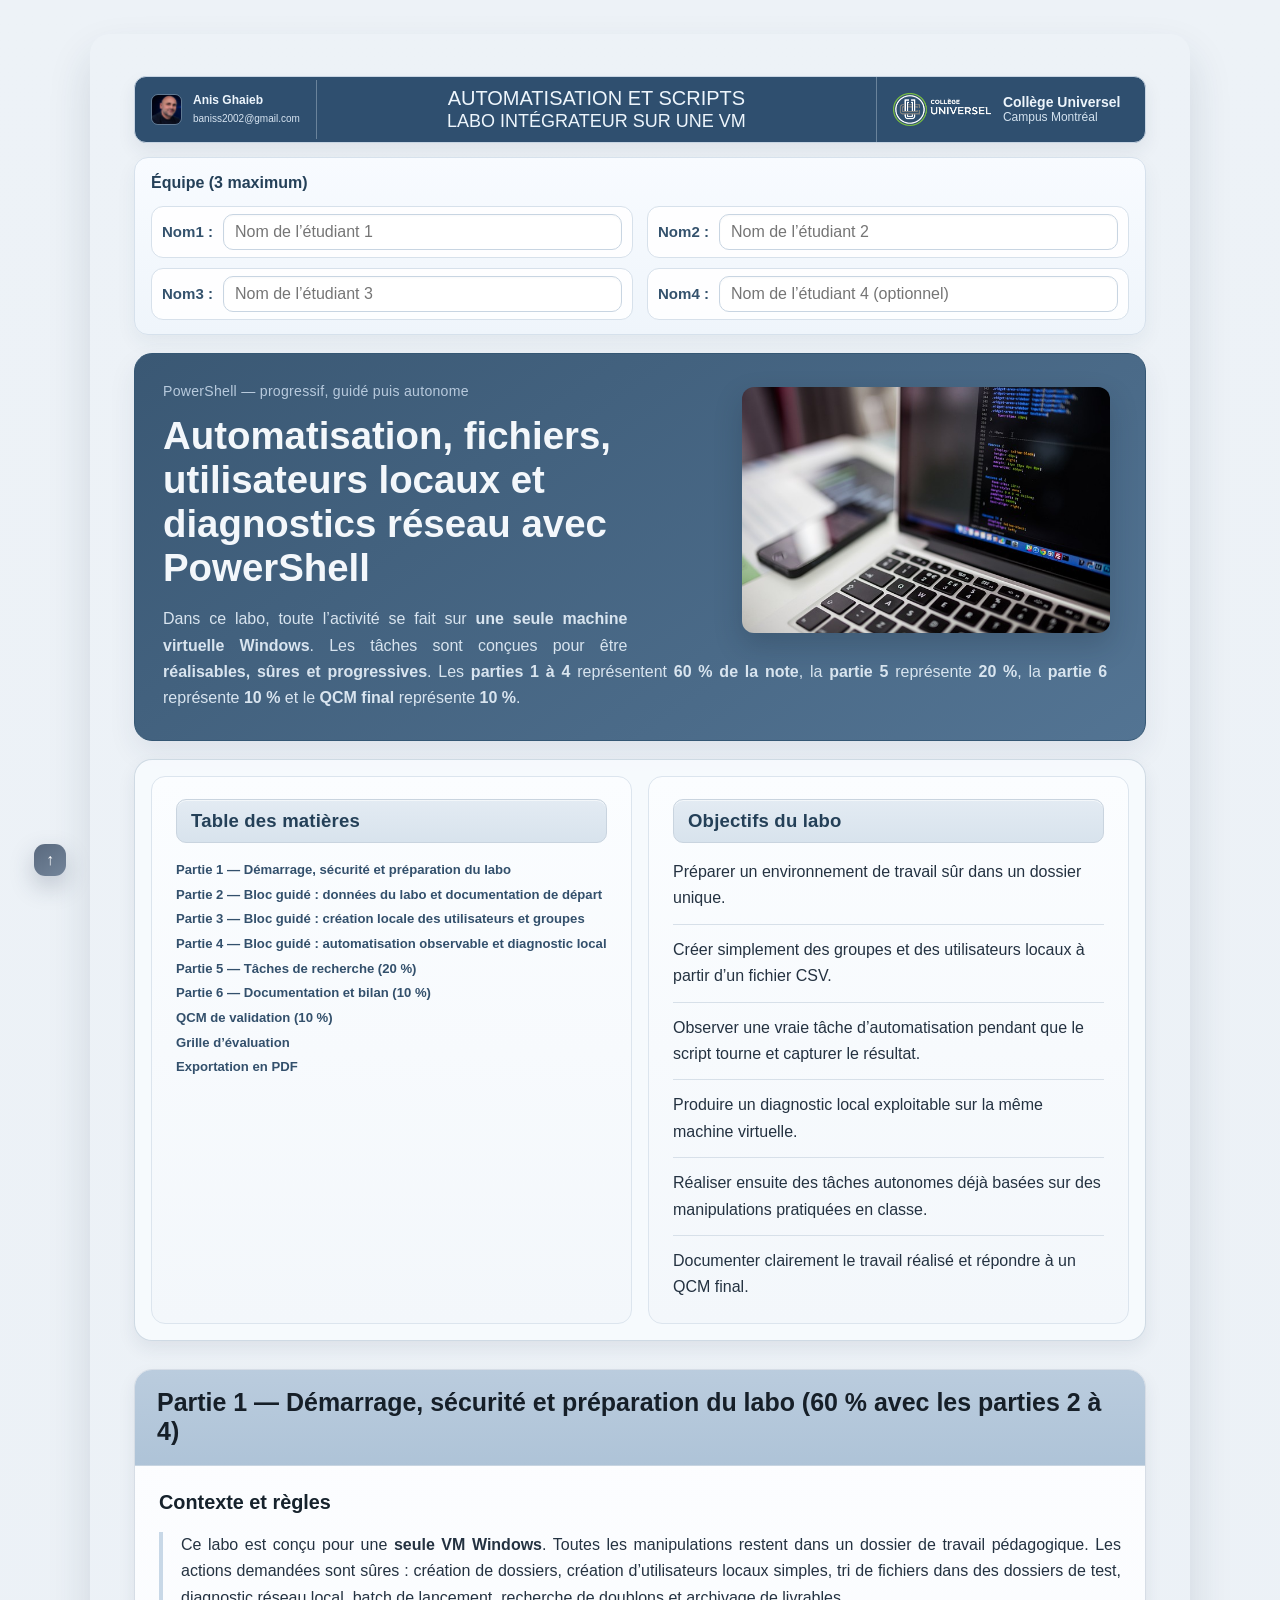
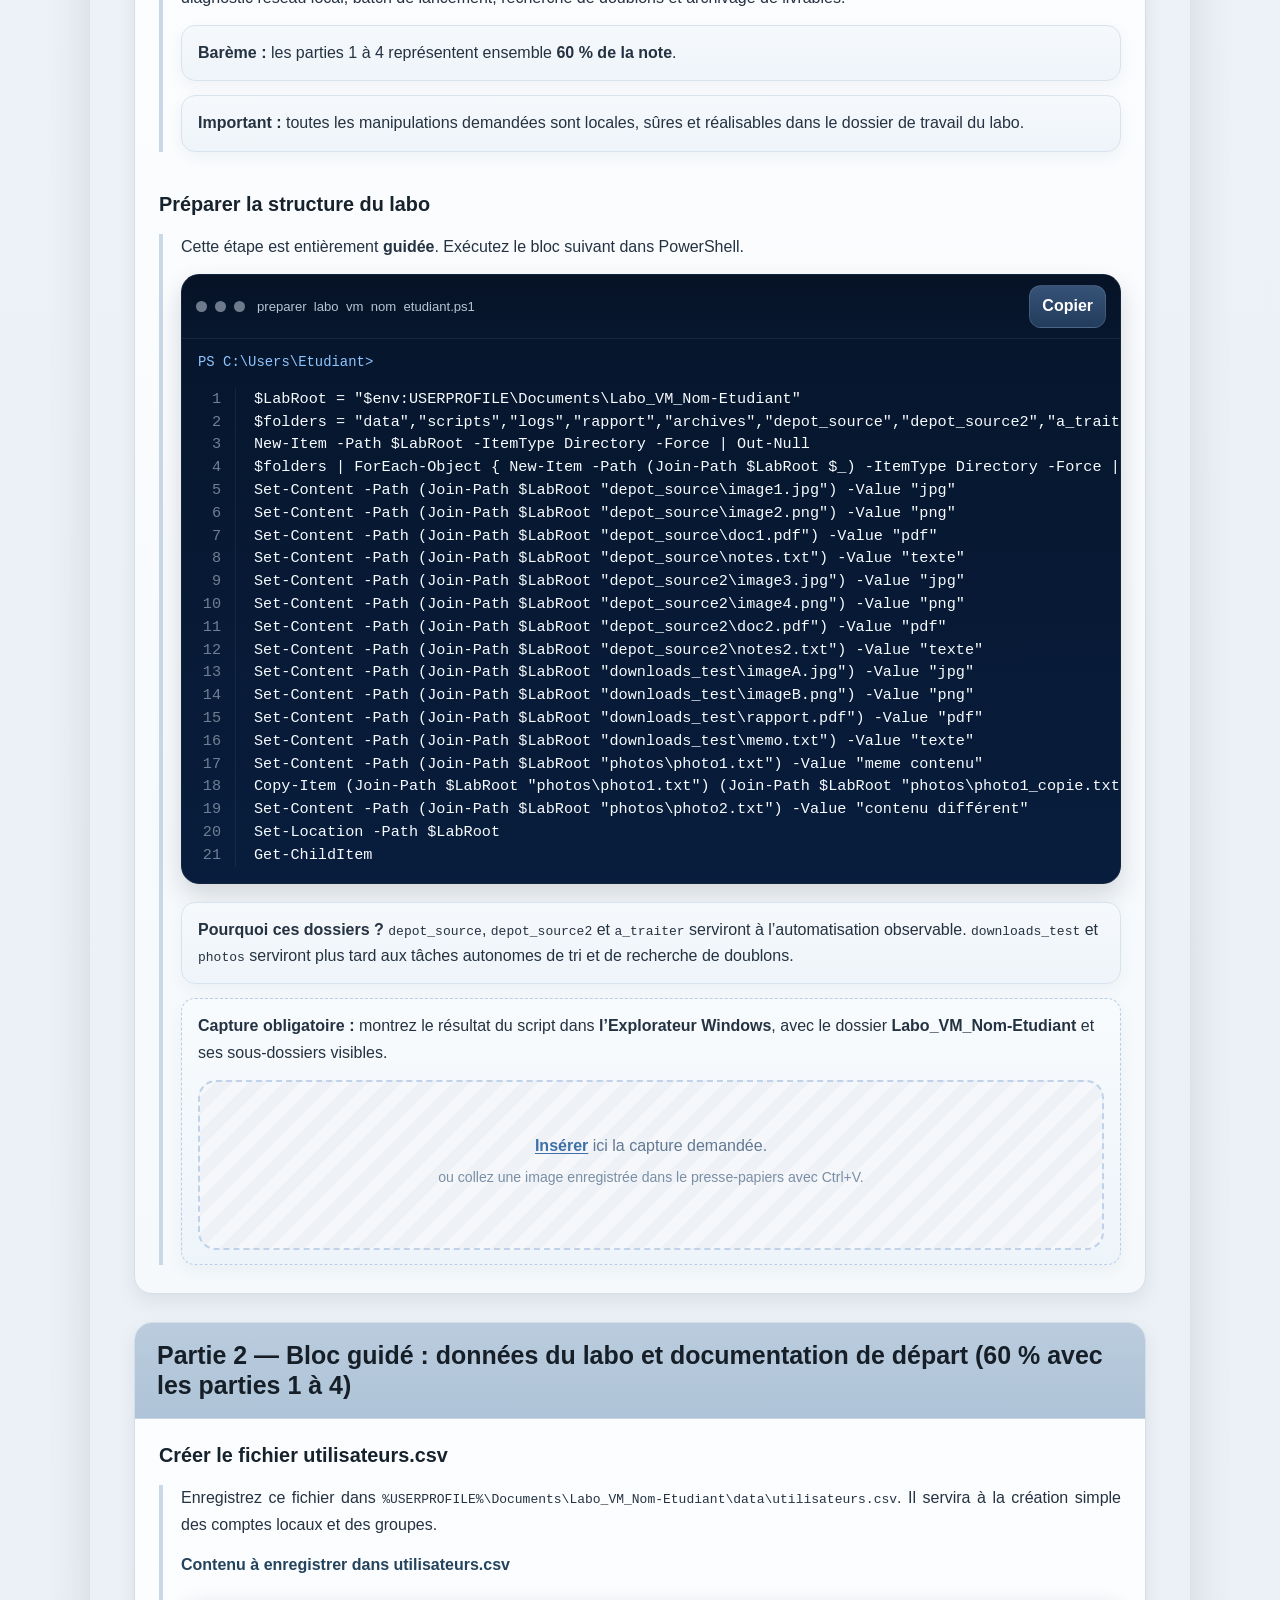
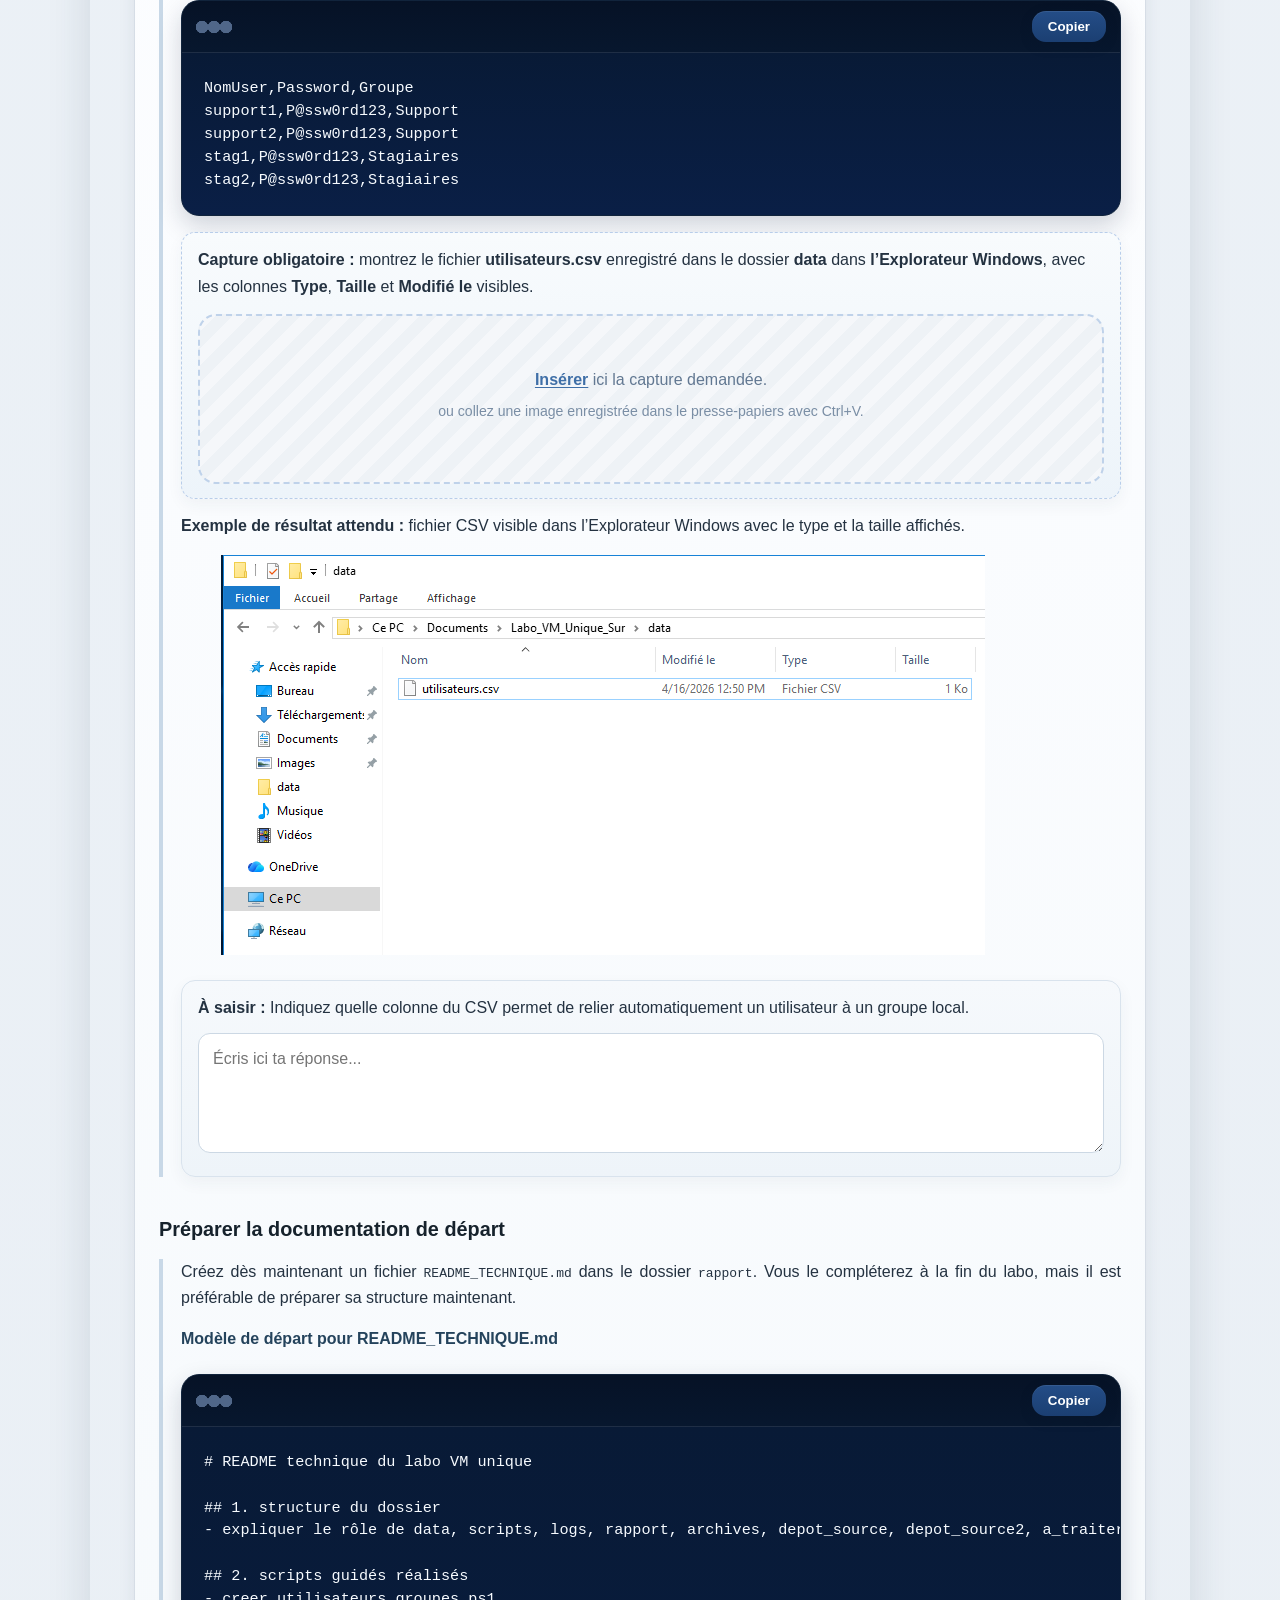
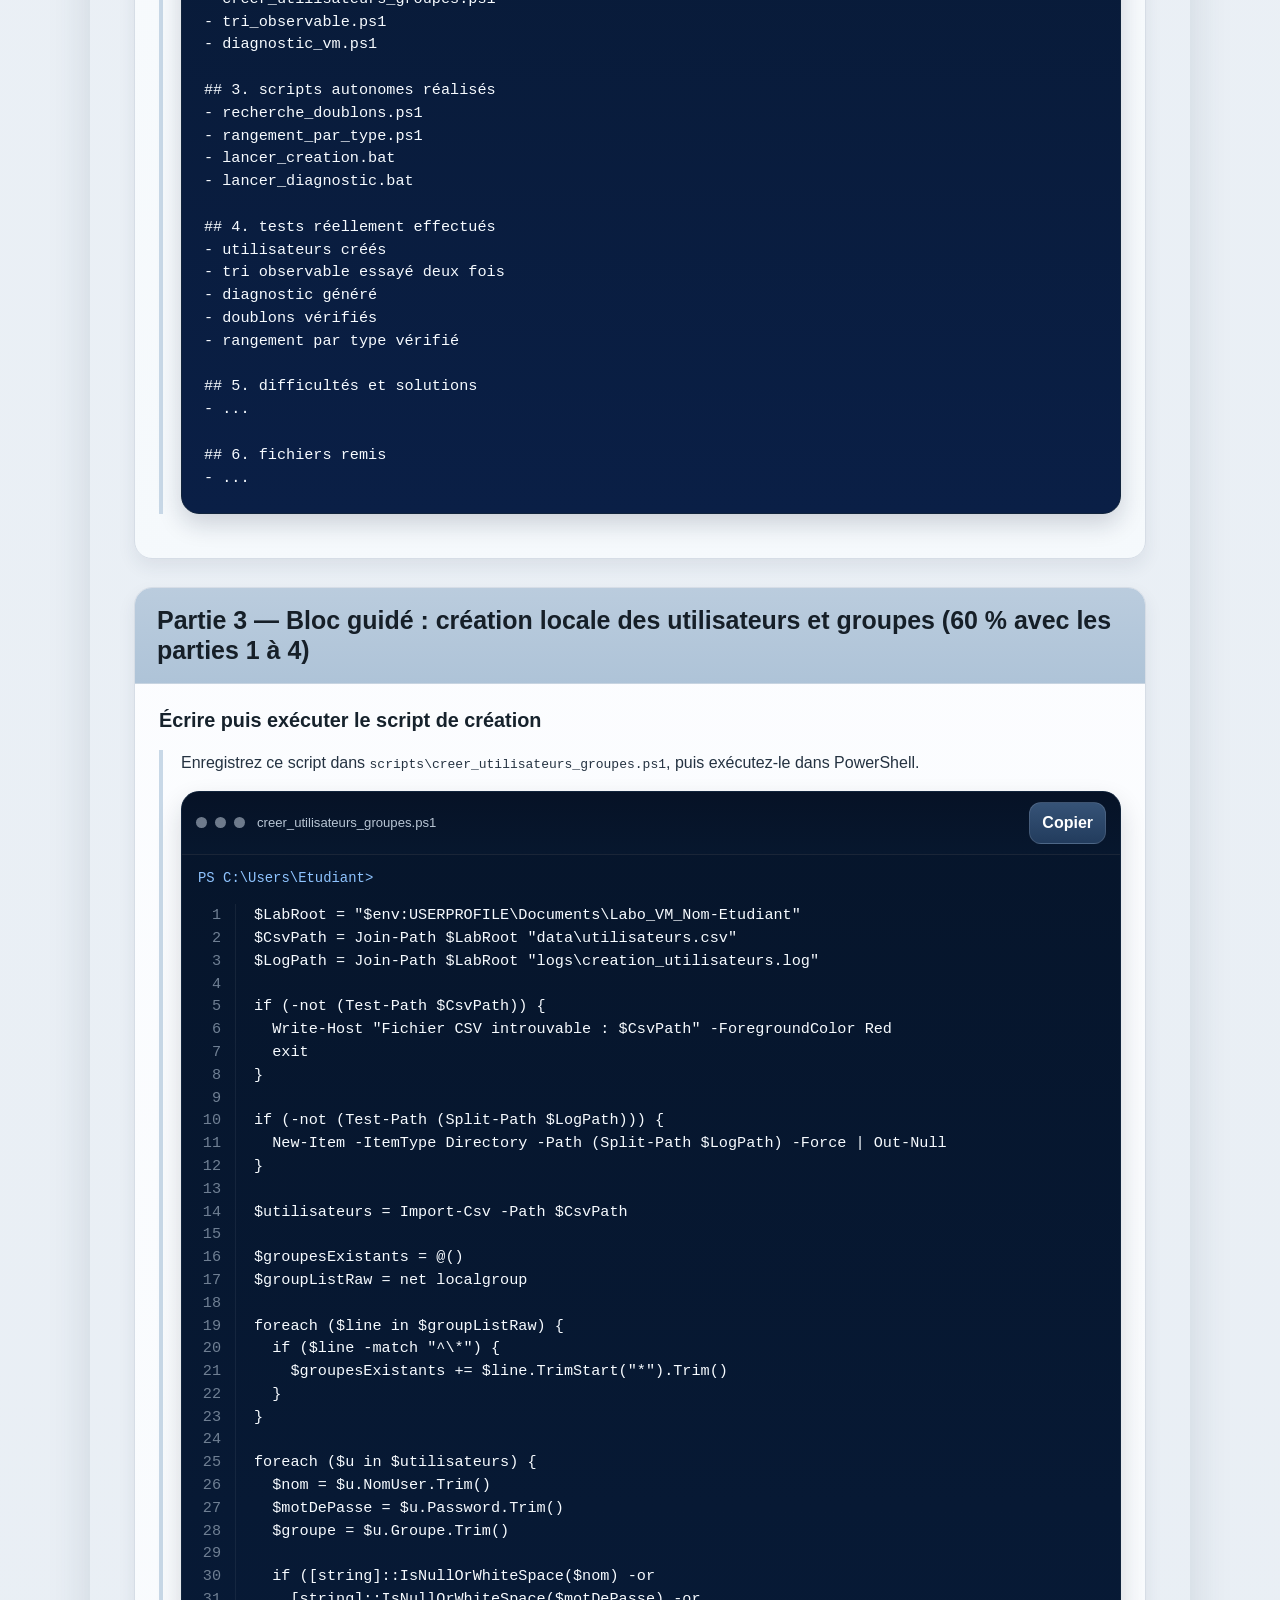
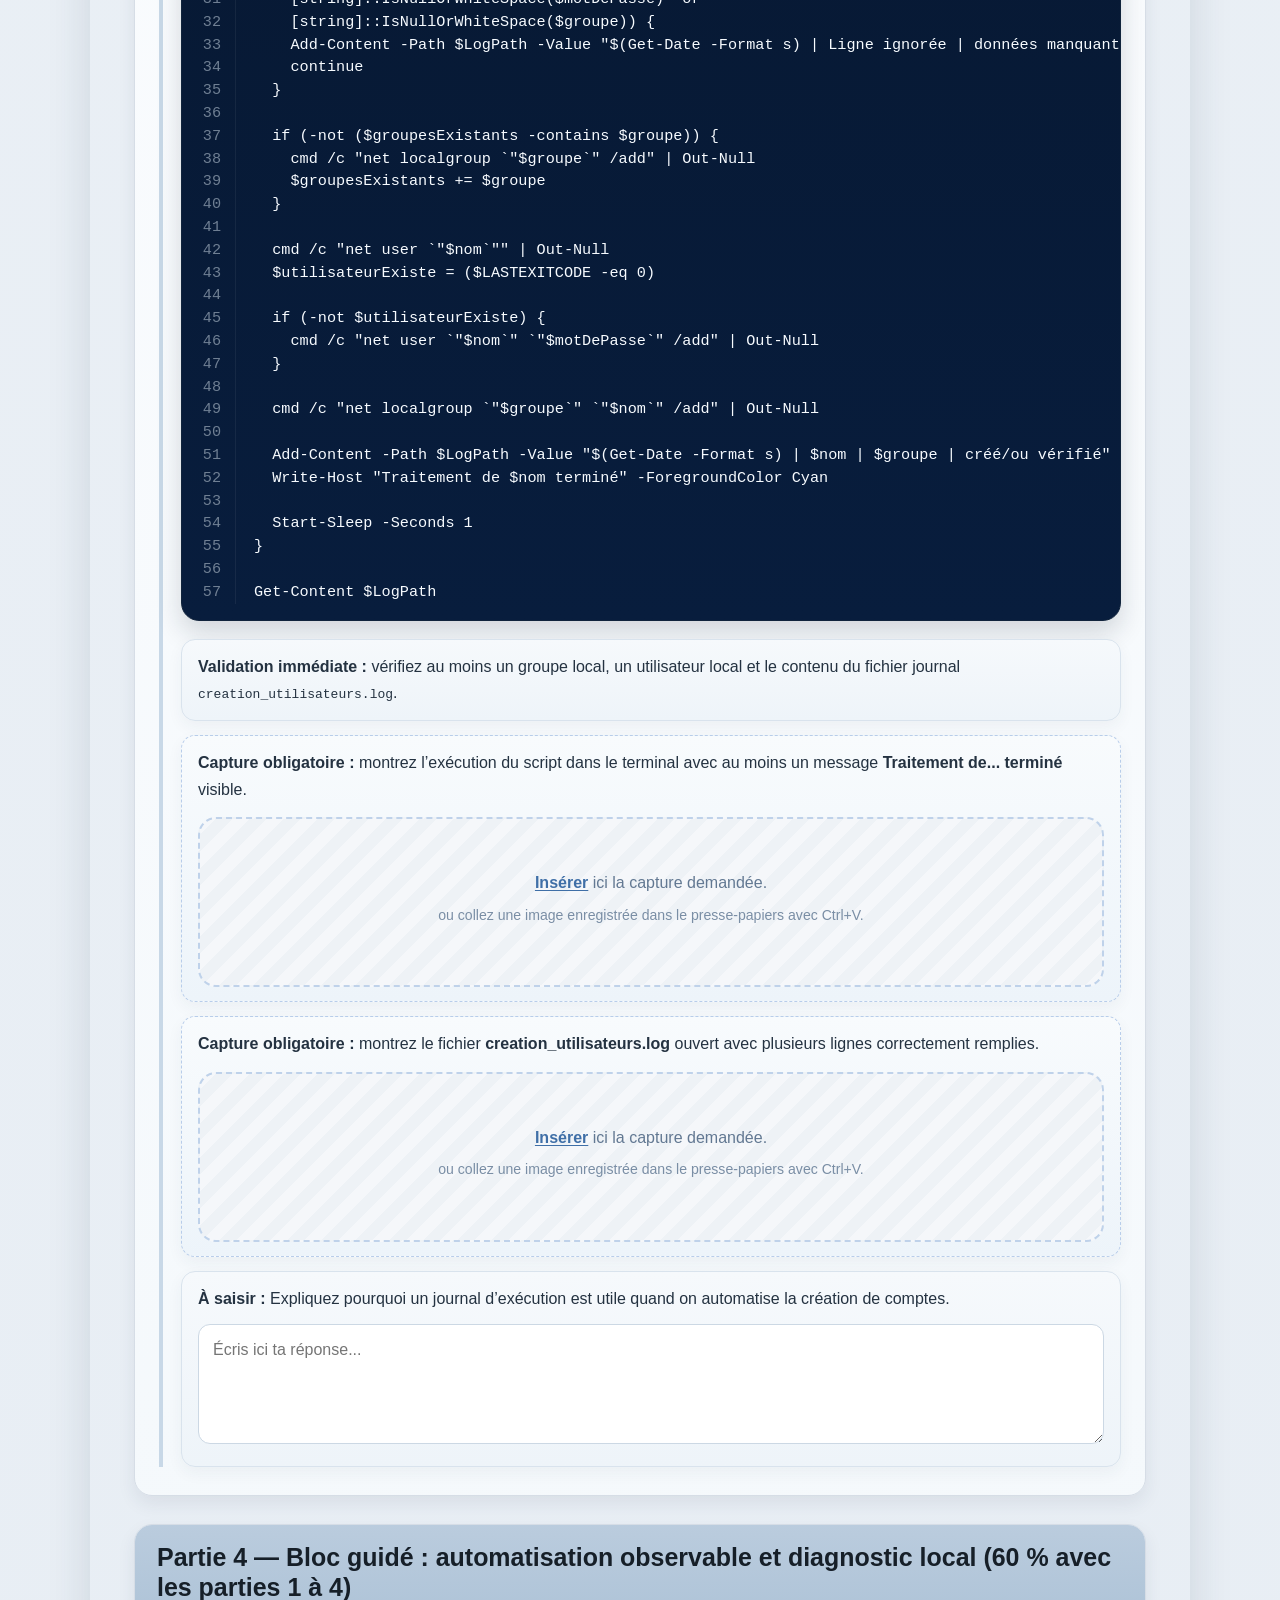
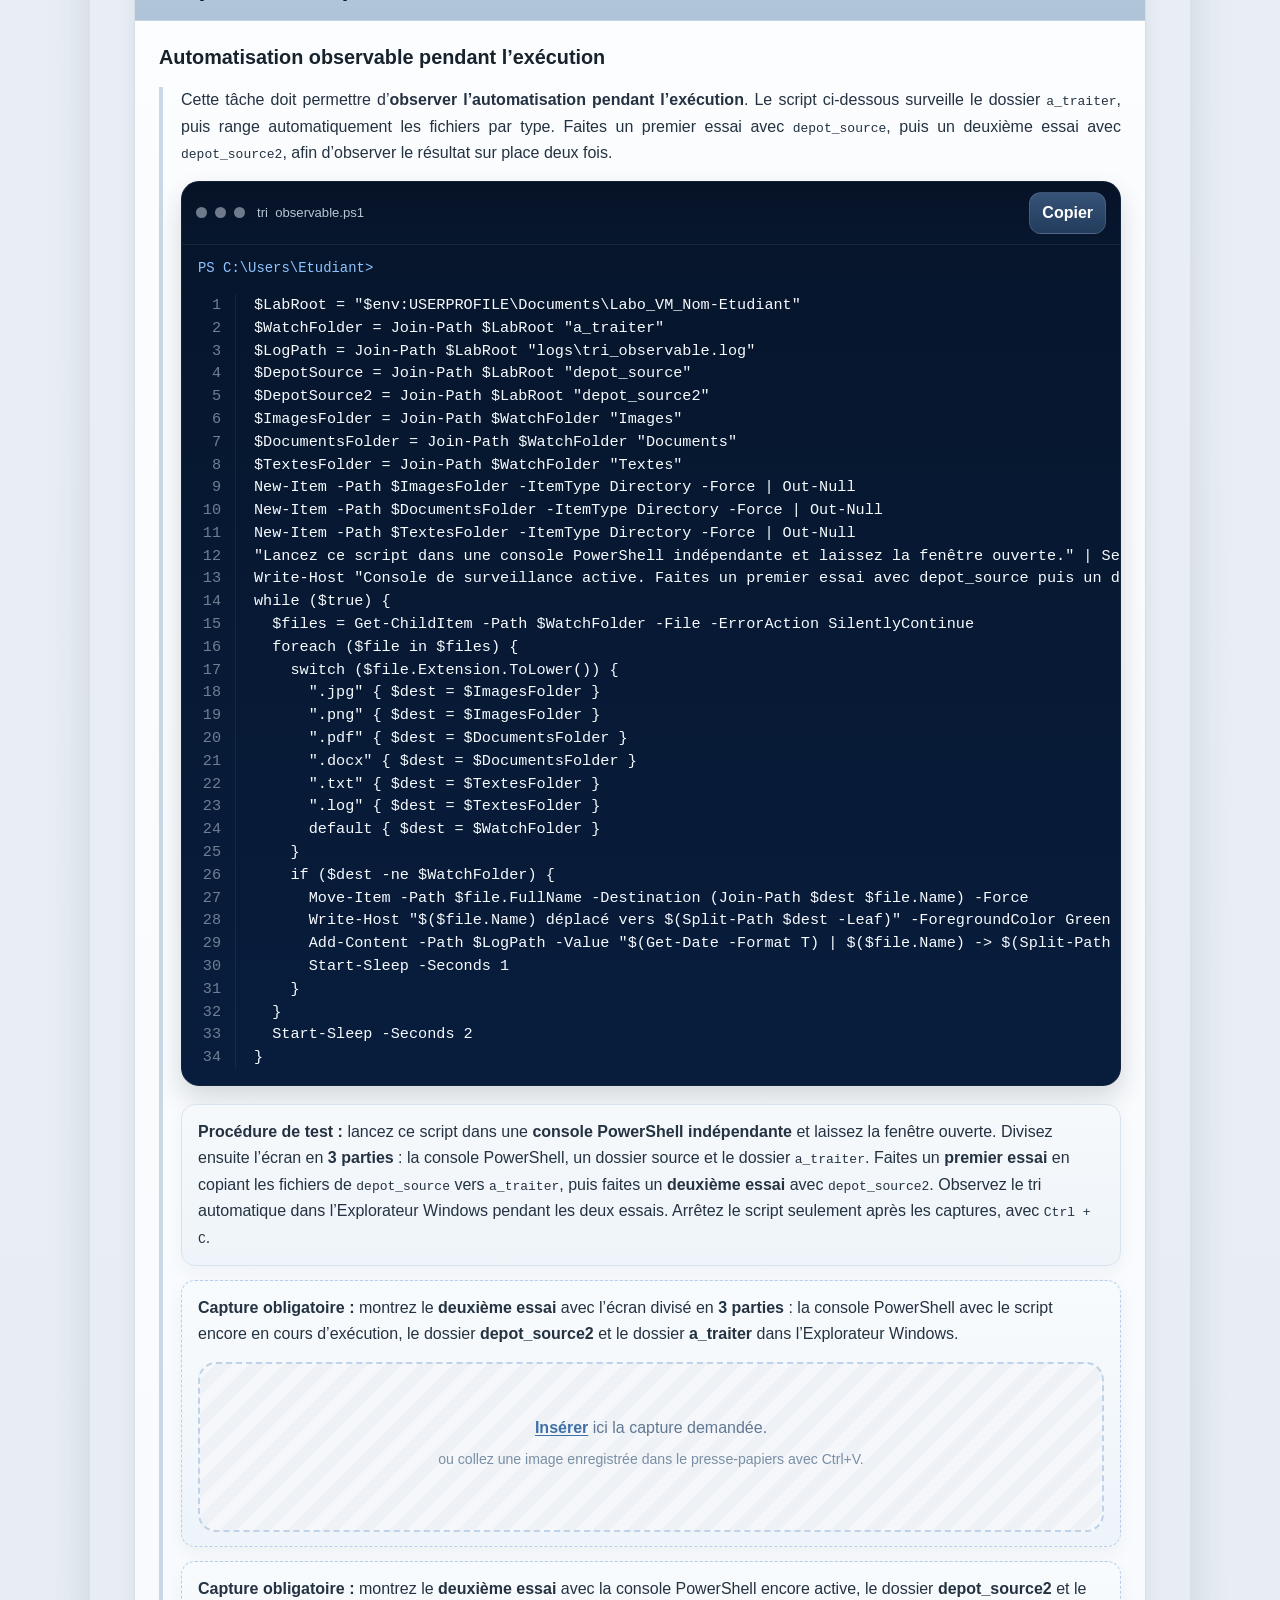
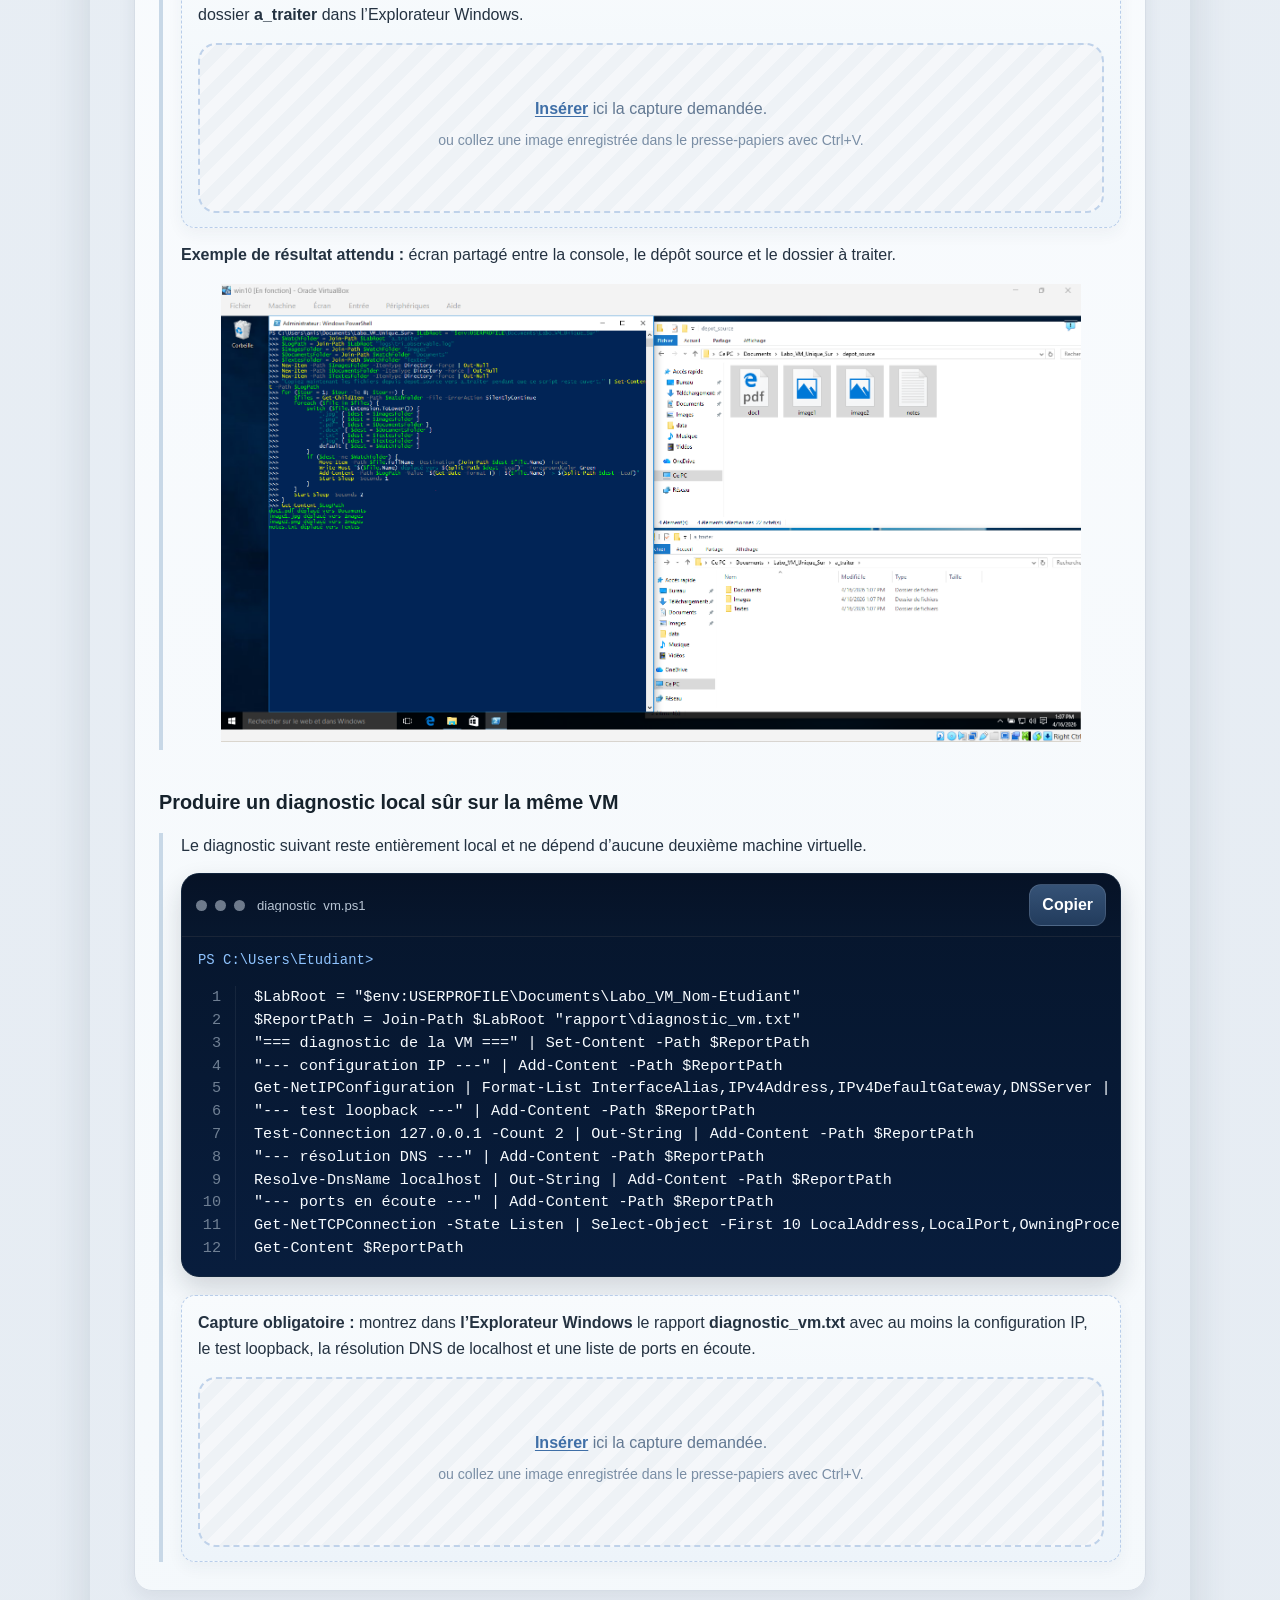
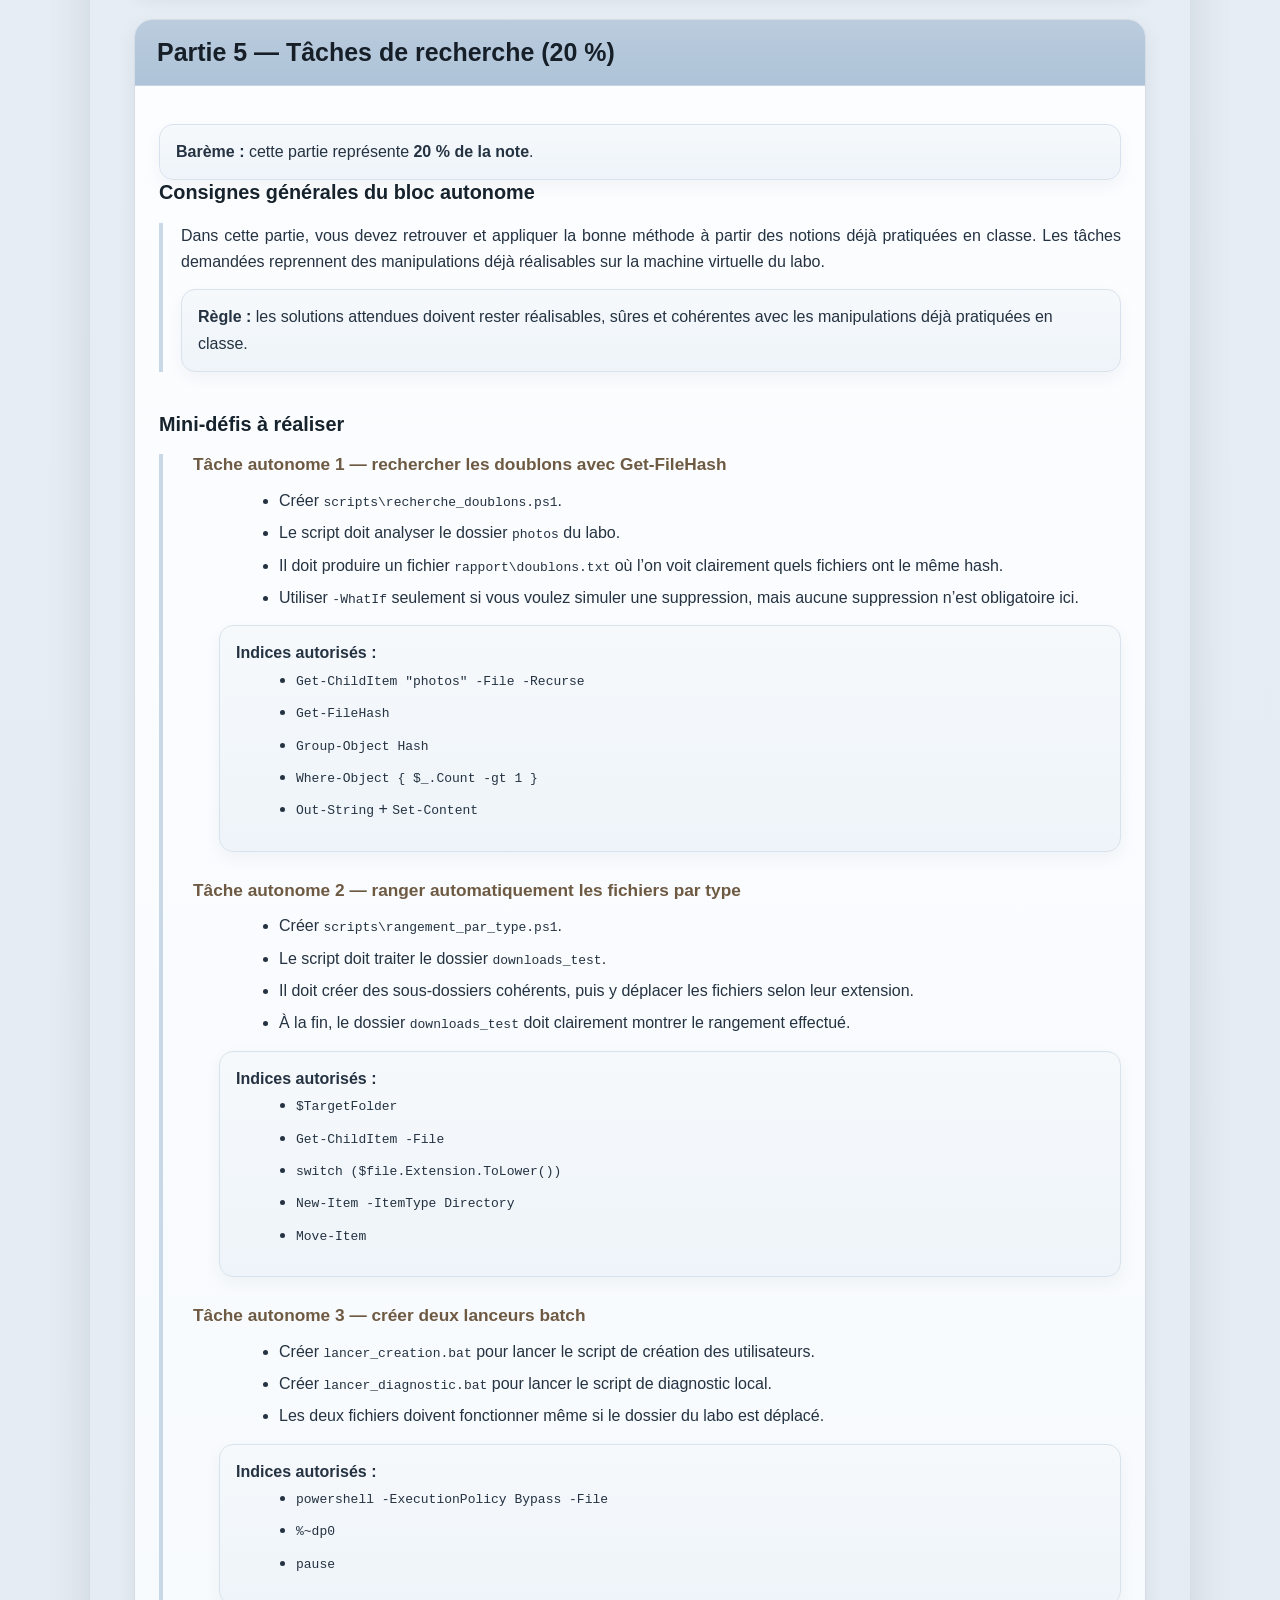
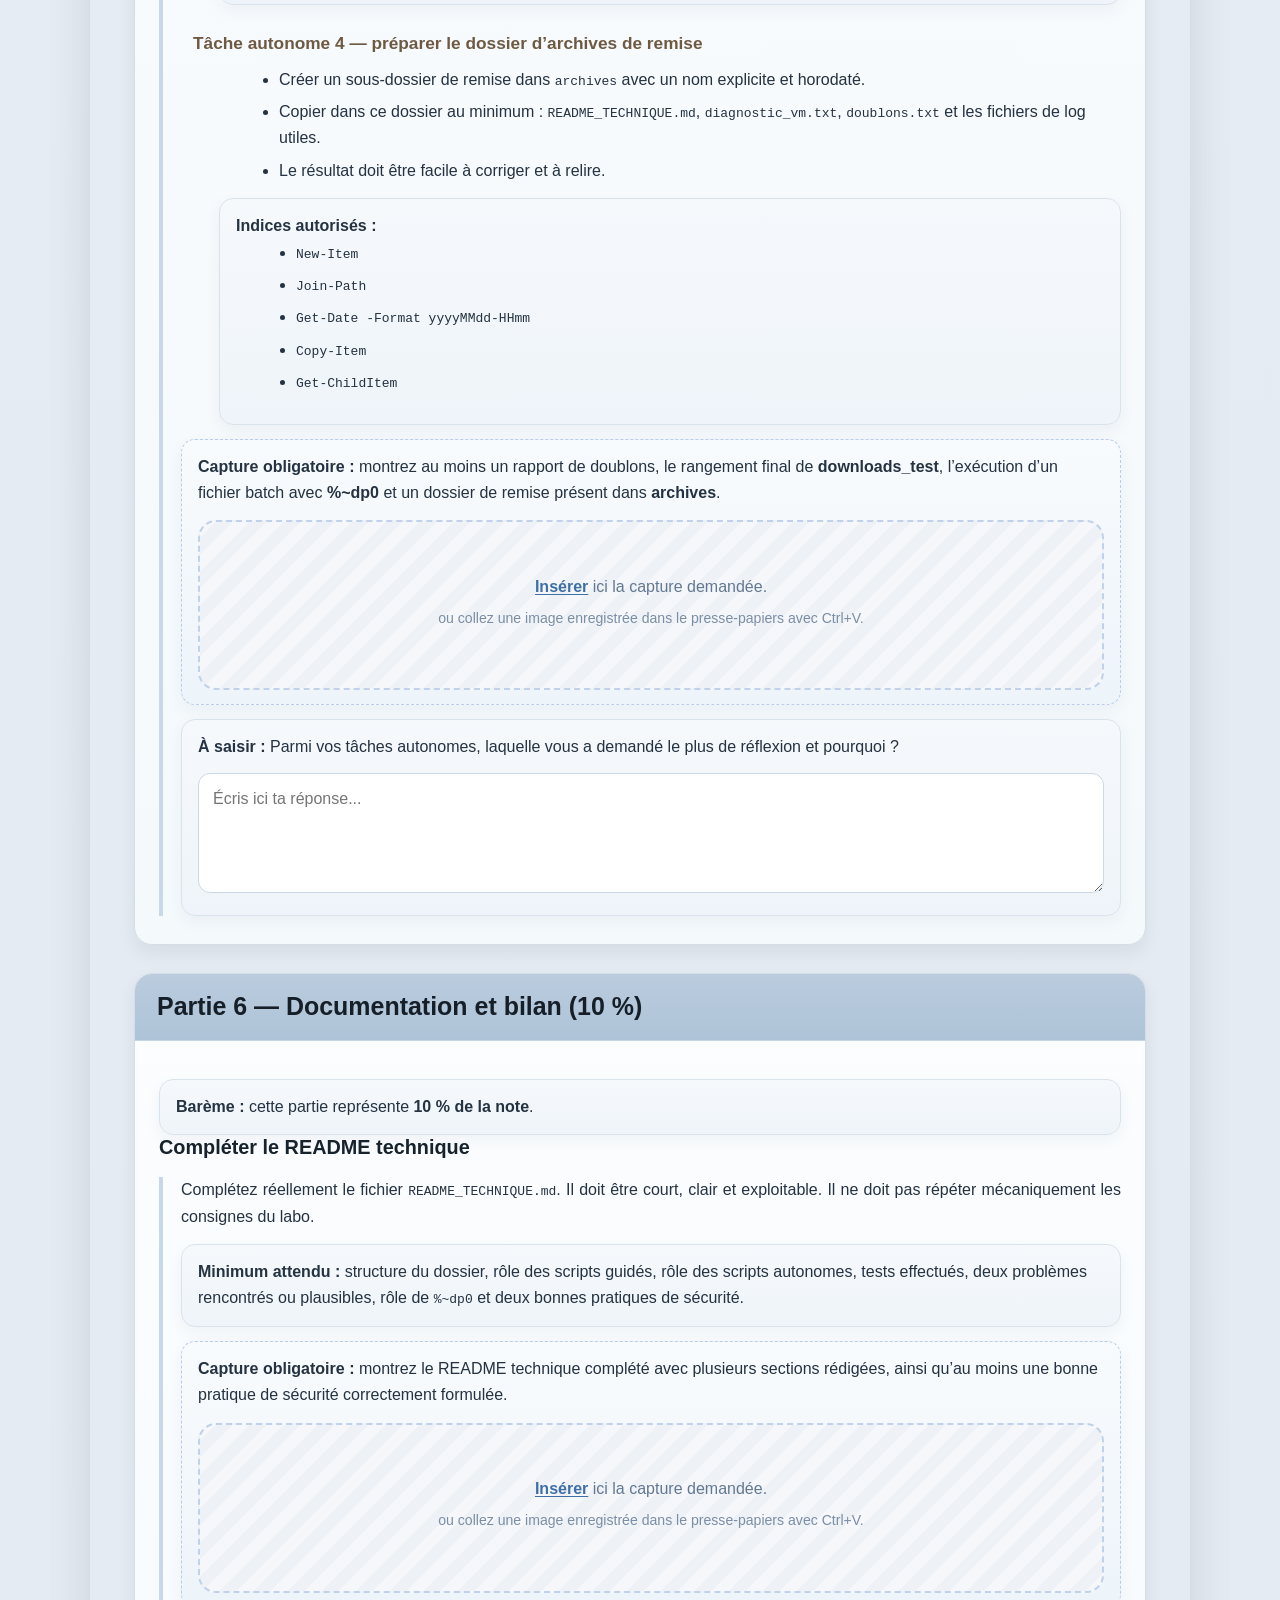
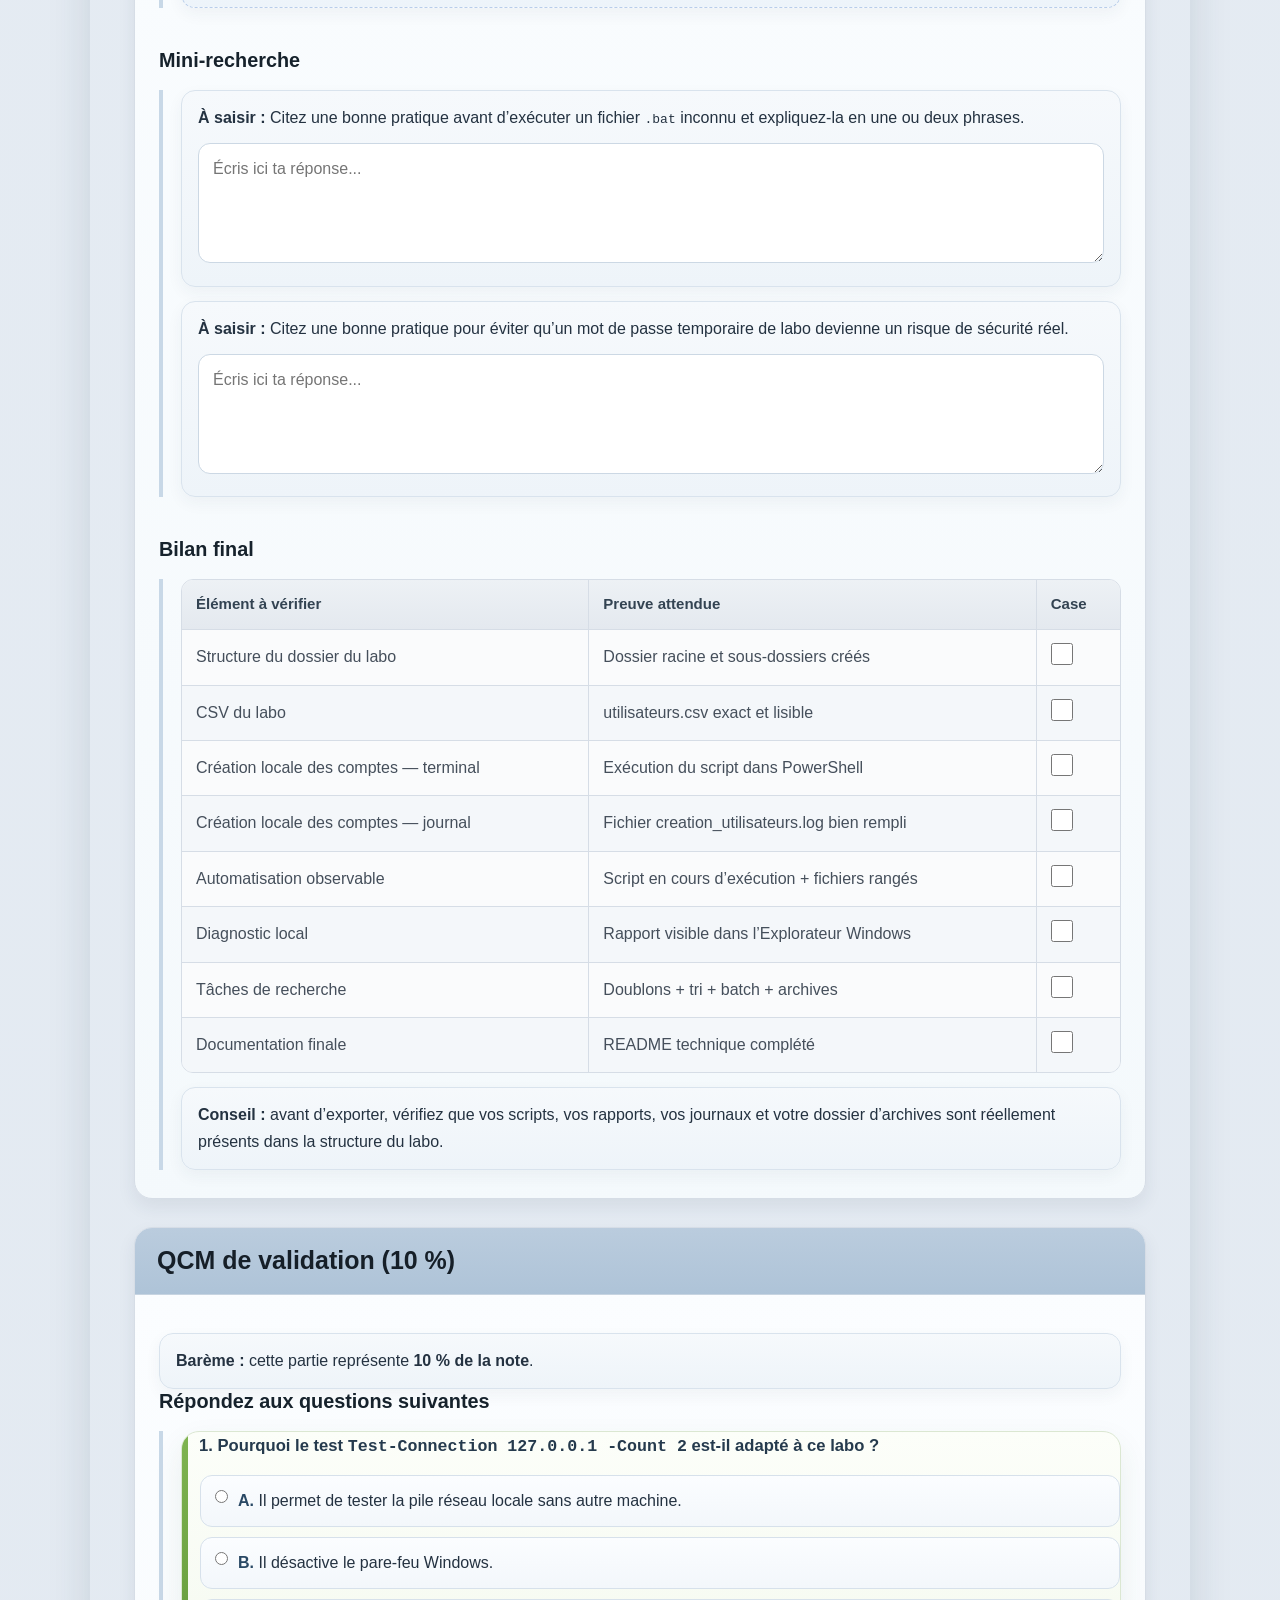
<file: index.html>
<!DOCTYPE html>

<html lang="fr">
<head>
<meta charset="utf-8"/>
<meta content="width=device-width, initial-scale=1.0" name="viewport"/>
<title>Labo intégrateur PowerShell sur une seule machine virtuelle — version étudiante</title>
<link href="assets/style.css" rel="stylesheet"/>
<link href="assets/style_print.css" media="print" rel="stylesheet"/>
<link href="assets/unified_style.css" rel="stylesheet"/>
<script defer="" src="assets/script.js"></script>
<script defer="" src="assets/unified_script.js"></script>
</head>
<body id="top">
<a aria-label="Retour en haut" class="back-to-top" href="#top">↑</a>
<main class="document">
<header class="document-header">
<section aria-label="En-tête du cours" class="course-banner">
<div class="banner-left">
<div class="banner-photo-wrap"><img alt="Anis Ghaieb" class="banner-photo" src="img/anis.png"/></div>
<div class="banner-left-info"><p class="banner-name">Anis Ghaieb</p><p class="banner-email">baniss2002@gmail.com</p></div>
</div>
<div class="banner-center">
<p class="banner-course"><span class="banner-course-line">AUTOMATISATION ET SCRIPTS</span><span class="banner-course-line">LABO INTÉGRATEUR SUR UNE VM</span></p>
</div>
<div class="banner-right">
<img alt="Collège Universel" class="banner-logo" src="img/college.png"/>
<p class="banner-college"><span class="banner-college-main">Collège Universel</span><span class="banner-college-sub">Campus Montréal</span></p>
</div>
</section>
<section aria-label="Équipe" class="team-panel">
<div class="team-panel-head"><h2 class="team-panel-title">Équipe (3 maximum)</h2></div>
<div class="team-grid">
<label class="team-field" for="teamMember1"><span class="team-label">Nom1 :</span><input autocomplete="off" class="team-member-input" id="teamMember1" placeholder="Nom de l’étudiant 1" type="text"/></label>
<label class="team-field" for="teamMember2"><span class="team-label">Nom2 :</span><input autocomplete="off" class="team-member-input" id="teamMember2" placeholder="Nom de l’étudiant 2" type="text"/></label>
<label class="team-field" for="teamMember3"><span class="team-label">Nom3 :</span><input autocomplete="off" class="team-member-input" id="teamMember3" placeholder="Nom de l’étudiant 3" type="text"/></label>
<label class="team-field" for="teamMember4"><span class="team-label">Nom4 :</span><input autocomplete="off" class="team-member-input" id="teamMember4" placeholder="Nom de l’étudiant 4 (optionnel)" type="text"/></label></div>
</section>
<div aria-hidden="true" class="team-print-card" id="teamPrint"></div>
<div class="document-hero">
<figure class="content-figure hero-figure"><img alt="Illustration du chapitre" class="content-image hero-image" src="img/chap.png"/></figure>
<p class="document-kicker">PowerShell — progressif, guidé puis autonome</p>
<h1 class="document-title">Automatisation, fichiers, utilisateurs locaux et diagnostics réseau avec PowerShell</h1>
<p class="document-intro">Dans ce labo, toute l’activité se fait sur <strong>une seule machine virtuelle Windows</strong>. Les tâches sont conçues pour être <strong>réalisables, sûres et progressives</strong>. Les <strong>parties 1 à 4</strong> représentent <strong>60 % de la note</strong>, la <strong>partie 5</strong> représente <strong>20 %</strong>, la <strong>partie 6</strong> représente <strong>10 %</strong> et le <strong>QCM final</strong> représente <strong>10 %</strong>.</p>
</div>
<section aria-label="Vue d’ensemble du labo" class="document-overview">
<div class="overview-panel">
<h2 class="overview-title">Table des matières</h2>
<nav aria-label="Table des matières du labo" class="toc-nav">
<ul class="toc-list">
<li class="toc-item toc-level-1"><a class="toc-link" href="#partie-1">Partie 1 — Démarrage, sécurité et préparation du labo</a></li>
<li class="toc-item toc-level-1"><a class="toc-link" href="#partie-2">Partie 2 — Bloc guidé : données du labo et documentation de départ</a></li>
<li class="toc-item toc-level-1"><a class="toc-link" href="#partie-3">Partie 3 — Bloc guidé : création locale des utilisateurs et groupes</a></li>
<li class="toc-item toc-level-1"><a class="toc-link" href="#partie-4">Partie 4 — Bloc guidé : automatisation observable et diagnostic local</a></li>
<li class="toc-item toc-level-1"><a class="toc-link" href="#partie-5">Partie 5 — Tâches de recherche (20 %)</a></li>
<li class="toc-item toc-level-1"><a class="toc-link" href="#partie-6">Partie 6 — Documentation et bilan (10 %)</a></li>
<li class="toc-item toc-level-1"><a class="toc-link" href="#partie-qcm">QCM de validation (10 %)</a></li>
<li class="toc-item toc-level-1"><a class="toc-link" href="#grille-evaluation">Grille d’évaluation</a></li><li class="toc-item toc-level-1 toc-item-export"><a class="toc-link" href="#export">Exportation en PDF</a></li>
</ul>
</nav>
</div>
<div class="overview-panel">
<h2 class="overview-title">Objectifs du labo</h2>
<ul class="goal-list">
<li>Préparer un environnement de travail sûr dans un dossier unique.</li>
<li>Créer simplement des groupes et des utilisateurs locaux à partir d’un fichier CSV.</li>
<li>Observer une vraie tâche d’automatisation pendant que le script tourne et capturer le résultat.</li>
<li>Produire un diagnostic local exploitable sur la même machine virtuelle.</li>
<li>Réaliser ensuite des tâches autonomes déjà basées sur des manipulations pratiquées en classe.</li>
<li>Documenter clairement le travail réalisé et répondre à un QCM final.</li>
</ul>
</div>
</section>
</header>
<section class="part" id="partie-1">
<div class="part-header"><h2 class="part-title">Partie 1 — Démarrage, sécurité et préparation du labo (60 % avec les parties 2 à 4)</h2></div>
<div class="part-body">
<section class="section-block line-section">
<h3 class="section-title" id="p1-s1">Contexte et règles</h3>
<div class="section-body">
<p>Ce labo est conçu pour une <strong>seule VM Windows</strong>. Toutes les manipulations restent dans un dossier de travail pédagogique. Les actions demandées sont sûres : création de dossiers, création d’utilisateurs locaux simples, tri de fichiers dans des dossiers de test, diagnostic réseau local, batch de lancement, recherche de doublons et archivage de livrables.</p>
<div class="callout spaced-block"><strong>Barème :</strong> les parties 1 à 4 représentent ensemble <strong>60 % de la note</strong>.</div>
<div class="callout spaced-block"><strong>Important :</strong> toutes les manipulations demandées sont locales, sûres et réalisables dans le dossier de travail du labo.</div>
</div>
</section>
<section class="section-block line-section">
<h3 class="section-title" id="p1-s2">Préparer la structure du labo</h3>
<div class="section-body">
<p>Cette étape est entièrement <strong>guidée</strong>. Exécutez le bloc suivant dans PowerShell.</p>
<section class="snippet-embed"><section class="code-window theme-powershell"><div class="window-header"><div class="window-controls"><span></span><span></span><span></span></div><div class="window-title">preparer_labo_vm_nom_etudiant.ps1</div><button class="copy-btn" data-copy-mode="plain" data-copy-target="ps-setup-vm-safe" type="button">Copier</button></div><div class="code-body"><div class="terminal-intro">PS C:\Users\Etudiant&gt;</div><div class="code-content" id="ps-setup-vm-safe"><div class="line" data-copy='$LabRoot = "$env:USERPROFILE\Documents\Labo_VM_Nom-Etudiant"'><span class="line-no">1</span><span class="line-text">$LabRoot = "$env:USERPROFILE\Documents\Labo_VM_Nom-Etudiant"</span></div><div class="line" data-copy='$folders = "data","scripts","logs","rapport","archives","depot_source","depot_source2","a_traiter","downloads_test","photos"'><span class="line-no">2</span><span class="line-text">$folders = "data","scripts","logs","rapport","archives","depot_source","depot_source2","a_traiter","downloads_test","photos"</span></div><div class="line" data-copy="New-Item -Path $LabRoot -ItemType Directory -Force | Out-Null"><span class="line-no">3</span><span class="line-text">New-Item -Path $LabRoot -ItemType Directory -Force | Out-Null</span></div><div class="line" data-copy="$folders | ForEach-Object { New-Item -Path (Join-Path $LabRoot $_) -ItemType Directory -Force | Out-Null }"><span class="line-no">4</span><span class="line-text">$folders | ForEach-Object { New-Item -Path (Join-Path $LabRoot $_) -ItemType Directory -Force | Out-Null }</span></div><div class="line" data-copy='Set-Content -Path (Join-Path $LabRoot "depot_source\image1.jpg") -Value "jpg"'><span class="line-no">5</span><span class="line-text">Set-Content -Path (Join-Path $LabRoot "depot_source\image1.jpg") -Value "jpg"</span></div><div class="line" data-copy='Set-Content -Path (Join-Path $LabRoot "depot_source\image2.png") -Value "png"'><span class="line-no">6</span><span class="line-text">Set-Content -Path (Join-Path $LabRoot "depot_source\image2.png") -Value "png"</span></div><div class="line" data-copy='Set-Content -Path (Join-Path $LabRoot "depot_source\doc1.pdf") -Value "pdf"'><span class="line-no">7</span><span class="line-text">Set-Content -Path (Join-Path $LabRoot "depot_source\doc1.pdf") -Value "pdf"</span></div><div class="line" data-copy='Set-Content -Path (Join-Path $LabRoot "depot_source\notes.txt") -Value "texte"'><span class="line-no">8</span><span class="line-text">Set-Content -Path (Join-Path $LabRoot "depot_source\notes.txt") -Value "texte"</span></div><div class="line" data-copy='Set-Content -Path (Join-Path $LabRoot "depot_source2\image3.jpg") -Value "jpg"'><span class="line-no">9</span><span class="line-text">Set-Content -Path (Join-Path $LabRoot "depot_source2\image3.jpg") -Value "jpg"</span></div><div class="line" data-copy='Set-Content -Path (Join-Path $LabRoot "depot_source2\image4.png") -Value "png"'><span class="line-no">10</span><span class="line-text">Set-Content -Path (Join-Path $LabRoot "depot_source2\image4.png") -Value "png"</span></div><div class="line" data-copy='Set-Content -Path (Join-Path $LabRoot "depot_source2\doc2.pdf") -Value "pdf"'><span class="line-no">11</span><span class="line-text">Set-Content -Path (Join-Path $LabRoot "depot_source2\doc2.pdf") -Value "pdf"</span></div><div class="line" data-copy='Set-Content -Path (Join-Path $LabRoot "depot_source2\notes2.txt") -Value "texte"'><span class="line-no">12</span><span class="line-text">Set-Content -Path (Join-Path $LabRoot "depot_source2\notes2.txt") -Value "texte"</span></div><div class="line" data-copy='Set-Content -Path (Join-Path $LabRoot "downloads_test\imageA.jpg") -Value "jpg"'><span class="line-no">13</span><span class="line-text">Set-Content -Path (Join-Path $LabRoot "downloads_test\imageA.jpg") -Value "jpg"</span></div><div class="line" data-copy='Set-Content -Path (Join-Path $LabRoot "downloads_test\imageB.png") -Value "png"'><span class="line-no">14</span><span class="line-text">Set-Content -Path (Join-Path $LabRoot "downloads_test\imageB.png") -Value "png"</span></div><div class="line" data-copy='Set-Content -Path (Join-Path $LabRoot "downloads_test\rapport.pdf") -Value "pdf"'><span class="line-no">15</span><span class="line-text">Set-Content -Path (Join-Path $LabRoot "downloads_test\rapport.pdf") -Value "pdf"</span></div><div class="line" data-copy='Set-Content -Path (Join-Path $LabRoot "downloads_test\memo.txt") -Value "texte"'><span class="line-no">16</span><span class="line-text">Set-Content -Path (Join-Path $LabRoot "downloads_test\memo.txt") -Value "texte"</span></div><div class="line" data-copy='Set-Content -Path (Join-Path $LabRoot "photos\photo1.txt") -Value "meme contenu"'><span class="line-no">17</span><span class="line-text">Set-Content -Path (Join-Path $LabRoot "photos\photo1.txt") -Value "meme contenu"</span></div><div class="line" data-copy='Copy-Item (Join-Path $LabRoot "photos\photo1.txt") (Join-Path $LabRoot "photos\photo1_copie.txt")'><span class="line-no">18</span><span class="line-text">Copy-Item (Join-Path $LabRoot "photos\photo1.txt") (Join-Path $LabRoot "photos\photo1_copie.txt")</span></div><div class="line" data-copy='Set-Content -Path (Join-Path $LabRoot "photos\photo2.txt") -Value "contenu différent"'><span class="line-no">19</span><span class="line-text">Set-Content -Path (Join-Path $LabRoot "photos\photo2.txt") -Value "contenu différent"</span></div><div class="line" data-copy="Set-Location -Path $LabRoot"><span class="line-no">20</span><span class="line-text">Set-Location -Path $LabRoot</span></div><div class="line" data-copy="Get-ChildItem"><span class="line-no">21</span><span class="line-text">Get-ChildItem</span></div></div></div></section></section>
<div class="callout spaced-block"><strong>Pourquoi ces dossiers ?</strong> <code>depot_source</code>, <code>depot_source2</code> et <code>a_traiter</code> serviront à l’automatisation observable. <code>downloads_test</code> et <code>photos</code> serviront plus tard aux tâches autonomes de tri et de recherche de doublons.</div>
<div class="proof callout spaced-block" data-proof-id="p1-proof-setup">
<div class="proof-head"><strong>Capture obligatoire :</strong> montrez le résultat du script dans <strong>l’Explorateur Windows</strong>, avec le dossier <strong>Labo_VM_Nom-Etudiant</strong> et ses sous-dossiers visibles.</div>
<div class="proof-body" tabindex="0" title="Cliquez ici puis collez une image depuis le presse-papiers avec Ctrl+V">
<div class="proofEmpty"><button class="btnCapture proofInsertLink" type="button">Insérer</button> ici la capture demandée.<div class="proofPasteHint">ou collez une image enregistrée dans le presse-papiers avec Ctrl+V.</div></div>
<img alt="Capture de l’étudiant" class="proofImg"/>
<input accept="image/*" class="proofFile" hidden="" type="file"/>
<div class="proofBodyActions"><button class="btnClear proofRemoveLink" type="button">retirer la capture</button></div>
</div>
</div>
</div>
</section>
</div>
</section>
<section class="part" id="partie-2">
<div class="part-header"><h2 class="part-title">Partie 2 — Bloc guidé : données du labo et documentation de départ (60 % avec les parties 1 à 4)</h2></div>
<div class="part-body">
<section class="section-block line-section">
<h3 class="section-title" id="p2-s1">Créer le fichier utilisateurs.csv</h3>
<div class="section-body">
<p>Enregistrez ce fichier dans <code>%USERPROFILE%\Documents\Labo_VM_Nom-Etudiant\data\utilisateurs.csv</code>. Il servira à la création simple des comptes locaux et des groupes.</p>
<div class="code-or-file">
<span class="file-label">Contenu à enregistrer dans <strong>utilisateurs.csv</strong></span>
<div class="codewrap">
<div class="codebar">
<span class="codelabel">Contenu du fichier</span>
<button class="copybtn" data-copy-target="csv-users-vm-safe" type="button">Copier</button>
</div>
<pre class="shell" id="csv-users-vm-safe">NomUser,Password,Groupe
support1,P@ssw0rd123,Support
support2,P@ssw0rd123,Support
stag1,P@ssw0rd123,Stagiaires
stag2,P@ssw0rd123,Stagiaires</pre>
</div>
</div>
<div class="proof callout spaced-block" data-proof-id="p2-proof-csv">
<div class="proof-head"><strong>Capture obligatoire :</strong> montrez le fichier <strong>utilisateurs.csv</strong> enregistré dans le dossier <strong>data</strong> dans <strong>l’Explorateur Windows</strong>, avec les colonnes <strong>Type</strong>, <strong>Taille</strong> et <strong>Modifié le</strong> visibles.</div>
<div class="proof-body" tabindex="0" title="Cliquez ici puis collez une image depuis le presse-papiers avec Ctrl+V">
<div class="proofEmpty"><button class="btnCapture proofInsertLink" type="button">Insérer</button> ici la capture demandée.<div class="proofPasteHint">ou collez une image enregistrée dans le presse-papiers avec Ctrl+V.</div></div>
<img alt="Capture de l’étudiant" class="proofImg"/>
<input accept="image/*" class="proofFile" hidden="" type="file"/>
<div class="proofBodyActions"><button class="btnClear proofRemoveLink" type="button">retirer la capture</button></div>
</div>
</div><div class="resultblock"><p><strong>Exemple de résultat attendu :</strong> fichier CSV visible dans l’Explorateur Windows avec le type et la taille affichés.</p><figure class="content-figure"><img alt="Exemple de résultat attendu" class="content-image" src="img/exemple_csv_explorateur.png"/></figure></div>
<div class="callout spaced-block"><strong>À saisir :</strong> Indiquez quelle colonne du CSV permet de relier automatiquement un utilisateur à un groupe local.
 <div class="answer-area"><textarea class="team-input answerbox-large" id="p2_answer_csv" placeholder="Écris ici ta réponse..."></textarea></div>
</div>
</div>
</section>
<section class="section-block line-section">
<h3 class="section-title" id="p2-s2">Préparer la documentation de départ</h3>
<div class="section-body">
<p>Créez dès maintenant un fichier <code>README_TECHNIQUE.md</code> dans le dossier <code>rapport</code>. Vous le compléterez à la fin du labo, mais il est préférable de préparer sa structure maintenant.</p>
<div class="code-or-file">
<span class="file-label">Modèle de départ pour <strong>README_TECHNIQUE.md</strong></span>
<div class="codewrap">
<div class="codebar">
<span class="codelabel">Contenu du fichier</span>
<button class="copybtn" data-copy-target="readme-vm-template-safe" type="button">Copier</button>
</div>
<pre class="shell" id="readme-vm-template-safe"># README technique du labo VM unique

## 1. structure du dossier
- expliquer le rôle de data, scripts, logs, rapport, archives, depot_source, depot_source2, a_traiter, downloads_test et photos

## 2. scripts guidés réalisés
- creer_utilisateurs_groupes.ps1
- tri_observable.ps1
- diagnostic_vm.ps1

## 3. scripts autonomes réalisés
- recherche_doublons.ps1
- rangement_par_type.ps1
- lancer_creation.bat
- lancer_diagnostic.bat

## 4. tests réellement effectués
- utilisateurs créés
- tri observable essayé deux fois
- diagnostic généré
- doublons vérifiés
- rangement par type vérifié

## 5. difficultés et solutions
- ...

## 6. fichiers remis
- ...</pre>
</div>
</div>
</div>
</section>
</div>
</section>
<section class="part" id="partie-3">
<div class="part-header"><h2 class="part-title">Partie 3 — Bloc guidé : création locale des utilisateurs et groupes (60 % avec les parties 1 à 4)</h2></div>
<div class="part-body">
<section class="section-block line-section">
<h3 class="section-title" id="p3-s1">Écrire puis exécuter le script de création</h3>
<div class="section-body">
<p>Enregistrez ce script dans <code>scripts\creer_utilisateurs_groupes.ps1</code>, puis exécutez-le dans PowerShell.</p>
<section class="snippet-embed"><section class="code-window theme-powershell"><div class="window-header"><div class="window-controls"><span></span><span></span><span></span></div><div class="window-title">creer_utilisateurs_groupes.ps1</div><button class="copy-btn" data-copy-mode="plain" data-copy-target="ps-create-users-vm-safe" type="button">Copier</button></div><div class="code-body"><div class="terminal-intro">PS C:\Users\Etudiant&gt;</div><div class="code-content" id="ps-create-users-vm-safe"><div class="line" data-copy='$LabRoot = "$env:USERPROFILE\Documents\Labo_VM_Nom-Etudiant"'><span class="line-no">1</span><span class="line-text">$LabRoot = "$env:USERPROFILE\Documents\Labo_VM_Nom-Etudiant"</span></div><div class="line" data-copy='$CsvPath = Join-Path $LabRoot "data\utilisateurs.csv"'><span class="line-no">2</span><span class="line-text">$CsvPath = Join-Path $LabRoot "data\utilisateurs.csv"</span></div><div class="line" data-copy='$LogPath = Join-Path $LabRoot "logs\creation_utilisateurs.log"'><span class="line-no">3</span><span class="line-text">$LogPath = Join-Path $LabRoot "logs\creation_utilisateurs.log"</span></div><div class="line" data-copy=""><span class="line-no">4</span><span class="line-text"></span></div><div class="line" data-copy="if (-not (Test-Path $CsvPath)) {"><span class="line-no">5</span><span class="line-text">if (-not (Test-Path $CsvPath)) {</span></div><div class="line" data-copy='  Write-Host "Fichier CSV introuvable : $CsvPath" -ForegroundColor Red'><span class="line-no">6</span><span class="line-text">  Write-Host "Fichier CSV introuvable : $CsvPath" -ForegroundColor Red</span></div><div class="line" data-copy="  exit"><span class="line-no">7</span><span class="line-text">  exit</span></div><div class="line" data-copy="}"><span class="line-no">8</span><span class="line-text">}</span></div><div class="line" data-copy=""><span class="line-no">9</span><span class="line-text"></span></div><div class="line" data-copy="if (-not (Test-Path (Split-Path $LogPath))) {"><span class="line-no">10</span><span class="line-text">if (-not (Test-Path (Split-Path $LogPath))) {</span></div><div class="line" data-copy="  New-Item -ItemType Directory -Path (Split-Path $LogPath) -Force | Out-Null"><span class="line-no">11</span><span class="line-text">  New-Item -ItemType Directory -Path (Split-Path $LogPath) -Force | Out-Null</span></div><div class="line" data-copy="}"><span class="line-no">12</span><span class="line-text">}</span></div><div class="line" data-copy=""><span class="line-no">13</span><span class="line-text"></span></div><div class="line" data-copy="$utilisateurs = Import-Csv -Path $CsvPath"><span class="line-no">14</span><span class="line-text">$utilisateurs = Import-Csv -Path $CsvPath</span></div><div class="line" data-copy=""><span class="line-no">15</span><span class="line-text"></span></div><div class="line" data-copy="$groupesExistants = @()"><span class="line-no">16</span><span class="line-text">$groupesExistants = @()</span></div><div class="line" data-copy="$groupListRaw = net localgroup"><span class="line-no">17</span><span class="line-text">$groupListRaw = net localgroup</span></div><div class="line" data-copy=""><span class="line-no">18</span><span class="line-text"></span></div><div class="line" data-copy="foreach ($line in $groupListRaw) {"><span class="line-no">19</span><span class="line-text">foreach ($line in $groupListRaw) {</span></div><div class="line" data-copy='  if ($line -match "^\*") {'><span class="line-no">20</span><span class="line-text">  if ($line -match "^\*") {</span></div><div class="line" data-copy='    $groupesExistants += $line.TrimStart("*").Trim()'><span class="line-no">21</span><span class="line-text">    $groupesExistants += $line.TrimStart("*").Trim()</span></div><div class="line" data-copy="  }"><span class="line-no">22</span><span class="line-text">  }</span></div><div class="line" data-copy="}"><span class="line-no">23</span><span class="line-text">}</span></div><div class="line" data-copy=""><span class="line-no">24</span><span class="line-text"></span></div><div class="line" data-copy="foreach ($u in $utilisateurs) {"><span class="line-no">25</span><span class="line-text">foreach ($u in $utilisateurs) {</span></div><div class="line" data-copy="  $nom = $u.NomUser.Trim()"><span class="line-no">26</span><span class="line-text">  $nom = $u.NomUser.Trim()</span></div><div class="line" data-copy="  $motDePasse = $u.Password.Trim()"><span class="line-no">27</span><span class="line-text">  $motDePasse = $u.Password.Trim()</span></div><div class="line" data-copy="  $groupe = $u.Groupe.Trim()"><span class="line-no">28</span><span class="line-text">  $groupe = $u.Groupe.Trim()</span></div><div class="line" data-copy=""><span class="line-no">29</span><span class="line-text"></span></div><div class="line" data-copy="  if ([string]::IsNullOrWhiteSpace($nom) -or"><span class="line-no">30</span><span class="line-text">  if ([string]::IsNullOrWhiteSpace($nom) -or</span></div><div class="line" data-copy="    [string]::IsNullOrWhiteSpace($motDePasse) -or"><span class="line-no">31</span><span class="line-text">    [string]::IsNullOrWhiteSpace($motDePasse) -or</span></div><div class="line" data-copy="    [string]::IsNullOrWhiteSpace($groupe)) {"><span class="line-no">32</span><span class="line-text">    [string]::IsNullOrWhiteSpace($groupe)) {</span></div><div class="line" data-copy='    Add-Content -Path $LogPath -Value "$(Get-Date -Format s) | Ligne ignorée | données manquantes"'><span class="line-no">33</span><span class="line-text">    Add-Content -Path $LogPath -Value "$(Get-Date -Format s) | Ligne ignorée | données manquantes"</span></div><div class="line" data-copy="    continue"><span class="line-no">34</span><span class="line-text">    continue</span></div><div class="line" data-copy="  }"><span class="line-no">35</span><span class="line-text">  }</span></div><div class="line" data-copy=""><span class="line-no">36</span><span class="line-text"></span></div><div class="line" data-copy="  if (-not ($groupesExistants -contains $groupe)) {"><span class="line-no">37</span><span class="line-text">  if (-not ($groupesExistants -contains $groupe)) {</span></div><div class="line" data-copy='    cmd /c "net localgroup `"$groupe`" /add" | Out-Null'><span class="line-no">38</span><span class="line-text">    cmd /c "net localgroup `"$groupe`" /add" | Out-Null</span></div><div class="line" data-copy="    $groupesExistants += $groupe"><span class="line-no">39</span><span class="line-text">    $groupesExistants += $groupe</span></div><div class="line" data-copy="  }"><span class="line-no">40</span><span class="line-text">  }</span></div><div class="line" data-copy=""><span class="line-no">41</span><span class="line-text"></span></div><div class="line" data-copy='  cmd /c "net user `"$nom`"" | Out-Null'><span class="line-no">42</span><span class="line-text">  cmd /c "net user `"$nom`"" | Out-Null</span></div><div class="line" data-copy="  $utilisateurExiste = ($LASTEXITCODE -eq 0)"><span class="line-no">43</span><span class="line-text">  $utilisateurExiste = ($LASTEXITCODE -eq 0)</span></div><div class="line" data-copy=""><span class="line-no">44</span><span class="line-text"></span></div><div class="line" data-copy="  if (-not $utilisateurExiste) {"><span class="line-no">45</span><span class="line-text">  if (-not $utilisateurExiste) {</span></div><div class="line" data-copy='    cmd /c "net user `"$nom`" `"$motDePasse`" /add" | Out-Null'><span class="line-no">46</span><span class="line-text">    cmd /c "net user `"$nom`" `"$motDePasse`" /add" | Out-Null</span></div><div class="line" data-copy="  }"><span class="line-no">47</span><span class="line-text">  }</span></div><div class="line" data-copy=""><span class="line-no">48</span><span class="line-text"></span></div><div class="line" data-copy='  cmd /c "net localgroup `"$groupe`" `"$nom`" /add" | Out-Null'><span class="line-no">49</span><span class="line-text">  cmd /c "net localgroup `"$groupe`" `"$nom`" /add" | Out-Null</span></div><div class="line" data-copy=""><span class="line-no">50</span><span class="line-text"></span></div><div class="line" data-copy='  Add-Content -Path $LogPath -Value "$(Get-Date -Format s) | $nom | $groupe | créé/ou vérifié"'><span class="line-no">51</span><span class="line-text">  Add-Content -Path $LogPath -Value "$(Get-Date -Format s) | $nom | $groupe | créé/ou vérifié"</span></div><div class="line" data-copy='  Write-Host "Traitement de $nom terminé" -ForegroundColor Cyan'><span class="line-no">52</span><span class="line-text">  Write-Host "Traitement de $nom terminé" -ForegroundColor Cyan</span></div><div class="line" data-copy=""><span class="line-no">53</span><span class="line-text"></span></div><div class="line" data-copy="  Start-Sleep -Seconds 1"><span class="line-no">54</span><span class="line-text">  Start-Sleep -Seconds 1</span></div><div class="line" data-copy="}"><span class="line-no">55</span><span class="line-text">}</span></div><div class="line" data-copy=""><span class="line-no">56</span><span class="line-text"></span></div><div class="line" data-copy="Get-Content $LogPath"><span class="line-no">57</span><span class="line-text">Get-Content $LogPath</span></div></div></div></section></section>
<div class="callout spaced-block"><strong>Validation immédiate :</strong> vérifiez au moins un groupe local, un utilisateur local et le contenu du fichier journal <code>creation_utilisateurs.log</code>.</div>
<div class="proof callout spaced-block" data-proof-id="p3-proof-users-terminal"><div class="proof-head"><div><strong>Capture obligatoire :</strong> montrez l’exécution du script dans le terminal avec au moins un message <strong>Traitement de... terminé</strong> visible.</div></div><div class="proof-body" tabindex="0" title="Cliquez ici puis collez une image depuis le presse-papiers avec Ctrl+V"><div class="proofEmpty"><button class="btnCapture proofInsertLink" type="button">Insérer</button> ici la capture demandée.<div class="proofPasteHint">ou collez une image enregistrée dans le presse-papiers avec Ctrl+V.</div></div><img alt="Capture de l’étudiant" class="proofImg"/><input accept="image/*" class="proofFile" hidden="" type="file"/><div class="proofBodyActions"><button class="btnClear proofRemoveLink" type="button">retirer la capture</button></div></div></div><div class="proof callout spaced-block" data-proof-id="p3-proof-users-log"><div class="proof-head"><div><strong>Capture obligatoire :</strong> montrez le fichier <strong>creation_utilisateurs.log</strong> ouvert avec plusieurs lignes correctement remplies.</div></div><div class="proof-body" tabindex="0" title="Cliquez ici puis collez une image depuis le presse-papiers avec Ctrl+V"><div class="proofEmpty"><button class="btnCapture proofInsertLink" type="button">Insérer</button> ici la capture demandée.<div class="proofPasteHint">ou collez une image enregistrée dans le presse-papiers avec Ctrl+V.</div></div><img alt="Capture de l’étudiant" class="proofImg"/><input accept="image/*" class="proofFile" hidden="" type="file"/><div class="proofBodyActions"><button class="btnClear proofRemoveLink" type="button">retirer la capture</button></div></div></div>
<div class="callout spaced-block"><strong>À saisir :</strong> Expliquez pourquoi un journal d’exécution est utile quand on automatise la création de comptes.
 <div class="answer-area"><textarea class="team-input answerbox-large" id="p3_answer_users" placeholder="Écris ici ta réponse..."></textarea></div>
</div>
</div>
</section>
</div>
</section>
<section class="part" id="partie-4">
<div class="part-header"><h2 class="part-title">Partie 4 — Bloc guidé : automatisation observable et diagnostic local (60 % avec les parties 1 à 4)</h2></div>
<div class="part-body">
<section class="section-block line-section">
<h3 class="section-title" id="p4-s1">Automatisation observable pendant l’exécution</h3>
<div class="section-body">
<p>Cette tâche doit permettre d’<strong>observer l’automatisation pendant l’exécution</strong>. Le script ci-dessous surveille le dossier <code>a_traiter</code>, puis range automatiquement les fichiers par type. Faites un premier essai avec <code>depot_source</code>, puis un deuxième essai avec <code>depot_source2</code>, afin d’observer le résultat sur place deux fois.</p>
<section class="snippet-embed"><section class="code-window theme-powershell"><div class="window-header"><div class="window-controls"><span></span><span></span><span></span></div><div class="window-title">tri_observable.ps1</div><button class="copy-btn" data-copy-mode="plain" data-copy-target="ps-live-sort-vm" type="button">Copier</button></div><div class="code-body"><div class="terminal-intro">PS C:\Users\Etudiant&gt;</div><div class="code-content" id="ps-live-sort-vm"><div class="line" data-copy='$LabRoot = "$env:USERPROFILE\Documents\Labo_VM_Nom-Etudiant"'><span class="line-no">1</span><span class="line-text">$LabRoot = "$env:USERPROFILE\Documents\Labo_VM_Nom-Etudiant"</span></div><div class="line" data-copy='$WatchFolder = Join-Path $LabRoot "a_traiter"'><span class="line-no">2</span><span class="line-text">$WatchFolder = Join-Path $LabRoot "a_traiter"</span></div><div class="line" data-copy='$LogPath = Join-Path $LabRoot "logs\tri_observable.log"'><span class="line-no">3</span><span class="line-text">$LogPath = Join-Path $LabRoot "logs\tri_observable.log"</span></div><div class="line" data-copy='$DepotSource = Join-Path $LabRoot "depot_source"'><span class="line-no">4</span><span class="line-text">$DepotSource = Join-Path $LabRoot "depot_source"</span></div><div class="line" data-copy='$DepotSource2 = Join-Path $LabRoot "depot_source2"'><span class="line-no">5</span><span class="line-text">$DepotSource2 = Join-Path $LabRoot "depot_source2"</span></div><div class="line" data-copy='$ImagesFolder = Join-Path $WatchFolder "Images"'><span class="line-no">6</span><span class="line-text">$ImagesFolder = Join-Path $WatchFolder "Images"</span></div><div class="line" data-copy='$DocumentsFolder = Join-Path $WatchFolder "Documents"'><span class="line-no">7</span><span class="line-text">$DocumentsFolder = Join-Path $WatchFolder "Documents"</span></div><div class="line" data-copy='$TextesFolder = Join-Path $WatchFolder "Textes"'><span class="line-no">8</span><span class="line-text">$TextesFolder = Join-Path $WatchFolder "Textes"</span></div><div class="line" data-copy="New-Item -Path $ImagesFolder -ItemType Directory -Force | Out-Null"><span class="line-no">9</span><span class="line-text">New-Item -Path $ImagesFolder -ItemType Directory -Force | Out-Null</span></div><div class="line" data-copy="New-Item -Path $DocumentsFolder -ItemType Directory -Force | Out-Null"><span class="line-no">10</span><span class="line-text">New-Item -Path $DocumentsFolder -ItemType Directory -Force | Out-Null</span></div><div class="line" data-copy="New-Item -Path $TextesFolder -ItemType Directory -Force | Out-Null"><span class="line-no">11</span><span class="line-text">New-Item -Path $TextesFolder -ItemType Directory -Force | Out-Null</span></div><div class="line" data-copy='"Lancez ce script dans une console PowerShell indépendante et laissez la fenêtre ouverte." | Set-Content -Path $LogPath'><span class="line-no">12</span><span class="line-text">"Lancez ce script dans une console PowerShell indépendante et laissez la fenêtre ouverte." | Set-Content -Path $LogPath</span></div><div class="line" data-copy='Write-Host "Console de surveillance active. Faites un premier essai avec depot_source puis un deuxième avec depot_source2." -ForegroundColor Yellow'><span class="line-no">13</span><span class="line-text">Write-Host "Console de surveillance active. Faites un premier essai avec depot_source puis un deuxième avec depot_source2." -ForegroundColor Yellow</span></div><div class="line" data-copy="while ($true) {"><span class="line-no">14</span><span class="line-text">while ($true) {</span></div><div class="line" data-copy="  $files = Get-ChildItem -Path $WatchFolder -File -ErrorAction SilentlyContinue"><span class="line-no">15</span><span class="line-text">  $files = Get-ChildItem -Path $WatchFolder -File -ErrorAction SilentlyContinue</span></div><div class="line" data-copy="  foreach ($file in $files) {"><span class="line-no">16</span><span class="line-text">  foreach ($file in $files) {</span></div><div class="line" data-copy="    switch ($file.Extension.ToLower()) {"><span class="line-no">17</span><span class="line-text">    switch ($file.Extension.ToLower()) {</span></div><div class="line" data-copy='      ".jpg" { $dest = $ImagesFolder }'><span class="line-no">18</span><span class="line-text">      ".jpg" { $dest = $ImagesFolder }</span></div><div class="line" data-copy='      ".png" { $dest = $ImagesFolder }'><span class="line-no">19</span><span class="line-text">      ".png" { $dest = $ImagesFolder }</span></div><div class="line" data-copy='      ".pdf" { $dest = $DocumentsFolder }'><span class="line-no">20</span><span class="line-text">      ".pdf" { $dest = $DocumentsFolder }</span></div><div class="line" data-copy='      ".docx" { $dest = $DocumentsFolder }'><span class="line-no">21</span><span class="line-text">      ".docx" { $dest = $DocumentsFolder }</span></div><div class="line" data-copy='      ".txt" { $dest = $TextesFolder }'><span class="line-no">22</span><span class="line-text">      ".txt" { $dest = $TextesFolder }</span></div><div class="line" data-copy='      ".log" { $dest = $TextesFolder }'><span class="line-no">23</span><span class="line-text">      ".log" { $dest = $TextesFolder }</span></div><div class="line" data-copy="      default { $dest = $WatchFolder }"><span class="line-no">24</span><span class="line-text">      default { $dest = $WatchFolder }</span></div><div class="line" data-copy="    }"><span class="line-no">25</span><span class="line-text">    }</span></div><div class="line" data-copy="    if ($dest -ne $WatchFolder) {"><span class="line-no">26</span><span class="line-text">    if ($dest -ne $WatchFolder) {</span></div><div class="line" data-copy="      Move-Item -Path $file.FullName -Destination (Join-Path $dest $file.Name) -Force"><span class="line-no">27</span><span class="line-text">      Move-Item -Path $file.FullName -Destination (Join-Path $dest $file.Name) -Force</span></div><div class="line" data-copy='      Write-Host "$($file.Name) déplacé vers $(Split-Path $dest -Leaf)" -ForegroundColor Green'><span class="line-no">28</span><span class="line-text">      Write-Host "$($file.Name) déplacé vers $(Split-Path $dest -Leaf)" -ForegroundColor Green</span></div><div class="line" data-copy='      Add-Content -Path $LogPath -Value "$(Get-Date -Format T) | $($file.Name) -&gt; $(Split-Path $dest -Leaf)"'><span class="line-no">29</span><span class="line-text">      Add-Content -Path $LogPath -Value "$(Get-Date -Format T) | $($file.Name) -&gt; $(Split-Path $dest -Leaf)"</span></div><div class="line" data-copy="      Start-Sleep -Seconds 1"><span class="line-no">30</span><span class="line-text">      Start-Sleep -Seconds 1</span></div><div class="line" data-copy="    }"><span class="line-no">31</span><span class="line-text">    }</span></div><div class="line" data-copy="  }"><span class="line-no">32</span><span class="line-text">  }</span></div><div class="line" data-copy="  Start-Sleep -Seconds 2"><span class="line-no">33</span><span class="line-text">  Start-Sleep -Seconds 2</span></div><div class="line" data-copy="}"><span class="line-no">34</span><span class="line-text">}</span></div></div></div></section></section>
<div class="callout spaced-block"><strong>Procédure de test :</strong> lancez ce script dans une <strong>console PowerShell indépendante</strong> et laissez la fenêtre ouverte. Divisez ensuite l’écran en <strong>3 parties</strong> : la console PowerShell, un dossier source et le dossier <code>a_traiter</code>. Faites un <strong>premier essai</strong> en copiant les fichiers de <code>depot_source</code> vers <code>a_traiter</code>, puis faites un <strong>deuxième essai</strong> avec <code>depot_source2</code>. Observez le tri automatique dans l’Explorateur Windows pendant les deux essais. Arrêtez le script seulement après les captures, avec <code>Ctrl + C</code>.</div>
<div class="proof callout spaced-block" data-proof-id="p4-proof-live">
<div class="proof-head"><strong>Capture obligatoire :</strong> montrez le <strong>deuxième essai</strong> avec l’écran divisé en <strong>3 parties</strong> : la console PowerShell avec le script encore en cours d’exécution, le dossier <strong>depot_source2</strong> et le dossier <strong>a_traiter</strong> dans l’Explorateur Windows.</div>
<div class="proof-body" tabindex="0" title="Cliquez ici puis collez une image depuis le presse-papiers avec Ctrl+V">
<div class="proofEmpty"><button class="btnCapture proofInsertLink" type="button">Insérer</button> ici la capture demandée.<div class="proofPasteHint">ou collez une image enregistrée dans le presse-papiers avec Ctrl+V.</div></div>
<img alt="Capture de l’étudiant" class="proofImg"/>
<input accept="image/*" class="proofFile" hidden="" type="file"/>
<div class="proofBodyActions"><button class="btnClear proofRemoveLink" type="button">retirer la capture</button></div>
</div>
</div><div class="proof callout spaced-block" data-proof-id="p4-proof-live-2">
<div class="proof-head"><strong>Capture obligatoire :</strong> montrez le <strong>deuxième essai</strong> avec la console PowerShell encore active, le dossier <strong>depot_source2</strong> et le dossier <strong>a_traiter</strong> dans l’Explorateur Windows.</div>
<div class="proof-body" tabindex="0" title="Cliquez ici puis collez une image depuis le presse-papiers avec Ctrl+V">
<div class="proofEmpty"><button class="btnCapture proofInsertLink" type="button">Insérer</button> ici la capture demandée.<div class="proofPasteHint">ou collez une image enregistrée dans le presse-papiers avec Ctrl+V.</div></div>
<img alt="Capture de l’étudiant" class="proofImg"/>
<input accept="image/*" class="proofFile" hidden="" type="file"/>
<div class="proofBodyActions"><button class="btnClear proofRemoveLink" type="button">retirer la capture</button></div>
</div>
</div><div class="resultblock"><p><strong>Exemple de résultat attendu :</strong> écran partagé entre la console, le dépôt source et le dossier à traiter.</p><figure class="content-figure"><img alt="Exemple de résultat attendu" class="content-image" src="img/exemple_tri_observable.png"/></figure></div>
</div>
</section>
<section class="section-block line-section">
<h3 class="section-title" id="p4-s2">Produire un diagnostic local sûr sur la même VM</h3>
<div class="section-body">
<p>Le diagnostic suivant reste entièrement local et ne dépend d’aucune deuxième machine virtuelle.</p>
<section class="snippet-embed">
<section class="code-window theme-powershell">
<div class="window-header">
<div class="window-controls"><span></span><span></span><span></span></div>
<div class="window-title">diagnostic_vm.ps1</div>
<button class="copy-btn" data-copy-mode="plain" data-copy-target="ps-diag-vm-safe" type="button">Copier</button>
</div>
<div class="code-body">
<div class="terminal-intro">PS C:\Users\Etudiant&gt;</div>
<div class="code-content" id="ps-diag-vm-safe">
<div class="line" data-copy='$LabRoot = "$env:USERPROFILE\Documents\Labo_VM_Nom-Etudiant"' data-help="Le rapport sera sauvegardé dans le même labo." data-help-title="Réutiliser la même racine" tabindex="0"><span class="line-no">1</span><span class="line-text">$LabRoot = "$env:USERPROFILE\Documents\Labo_VM_Nom-Etudiant"</span></div><div class="line" data-copy='$ReportPath = Join-Path $LabRoot "rapport\diagnostic_vm.txt"' data-help="Tout le diagnostic sera consigné dans un seul fichier." data-help-title="Préparer le rapport" tabindex="0"><span class="line-no">2</span><span class="line-text">$ReportPath = Join-Path $LabRoot "rapport\diagnostic_vm.txt"</span></div><div class="line" data-copy='"=== diagnostic de la VM ===" | Set-Content -Path $ReportPath' data-help="Le fichier est créé immédiatement." data-help-title="Créer le rapport" tabindex="0"><span class="line-no">3</span><span class="line-text">"=== diagnostic de la VM ===" | Set-Content -Path $ReportPath</span></div><div class="line" data-copy='"--- configuration IP ---" | Add-Content -Path $ReportPath' data-help="Les titres rendent la lecture plus facile." data-help-title="Structurer le rapport" tabindex="0"><span class="line-no">4</span><span class="line-text">"--- configuration IP ---" | Add-Content -Path $ReportPath</span></div><div class="line" data-copy="Get-NetIPConfiguration | Format-List InterfaceAlias,IPv4Address,IPv4DefaultGateway,DNSServer | Out-String | Add-Content -Path $ReportPath" data-help="On récupère les informations réseau essentielles." data-help-title="Consigner la configuration IP" tabindex="0"><span class="line-no">5</span><span class="line-text">Get-NetIPConfiguration | Format-List InterfaceAlias,IPv4Address,IPv4DefaultGateway,DNSServer | Out-String | Add-Content -Path $ReportPath</span></div><div class="line" data-copy='"--- test loopback ---" | Add-Content -Path $ReportPath' data-help="Le loopback fonctionne sur une seule machine." data-help-title="Préparer le test local" tabindex="0"><span class="line-no">6</span><span class="line-text">"--- test loopback ---" | Add-Content -Path $ReportPath</span></div><div class="line" data-copy="Test-Connection 127.0.0.1 -Count 2 | Out-String | Add-Content -Path $ReportPath" data-help="Ce test n’exige aucune autre VM." data-help-title="Tester la pile TCP/IP locale" tabindex="0"><span class="line-no">7</span><span class="line-text">Test-Connection 127.0.0.1 -Count 2 | Out-String | Add-Content -Path $ReportPath</span></div><div class="line" data-copy='"--- résolution DNS ---" | Add-Content -Path $ReportPath' data-help="Le rapport est structuré par sections." data-help-title="Préparer le test DNS" tabindex="0"><span class="line-no">8</span><span class="line-text">"--- résolution DNS ---" | Add-Content -Path $ReportPath</span></div><div class="line" data-copy="Resolve-DnsName localhost | Out-String | Add-Content -Path $ReportPath" data-help="localhost reste plus stable qu’un site externe." data-help-title="Tester une résolution sûre" tabindex="0"><span class="line-no">9</span><span class="line-text">Resolve-DnsName localhost | Out-String | Add-Content -Path $ReportPath</span></div><div class="line" data-copy='"--- ports en écoute ---" | Add-Content -Path $ReportPath' data-help="Le rapport montrera aussi des ports en écoute." data-help-title="Préparer la section ports" tabindex="0"><span class="line-no">10</span><span class="line-text">"--- ports en écoute ---" | Add-Content -Path $ReportPath</span></div><div class="line" data-copy="Get-NetTCPConnection -State Listen | Select-Object -First 10 LocalAddress,LocalPort,OwningProcess | Format-Table -AutoSize | Out-String | Add-Content -Path $ReportPath" data-help="Le résultat reste local et sûr." data-help-title="Lister les ports en écoute" tabindex="0"><span class="line-no">11</span><span class="line-text">Get-NetTCPConnection -State Listen | Select-Object -First 10 LocalAddress,LocalPort,OwningProcess | Format-Table -AutoSize | Out-String | Add-Content -Path $ReportPath</span></div><div class="line" data-copy="Get-Content $ReportPath" data-help="La sortie complète sera facile à capturer." data-help-title="Afficher le rapport" tabindex="0"><span class="line-no">12</span><span class="line-text">Get-Content $ReportPath</span></div>
</div>
</div>
</section>
</section>
<div class="proof callout spaced-block" data-proof-id="p4-proof-diag">
<div class="proof-head"><strong>Capture obligatoire :</strong> montrez dans <strong>l’Explorateur Windows</strong> le rapport <strong>diagnostic_vm.txt</strong> avec au moins la configuration IP, le test loopback, la résolution DNS de localhost et une liste de ports en écoute.</div>
<div class="proof-body" tabindex="0" title="Cliquez ici puis collez une image depuis le presse-papiers avec Ctrl+V">
<div class="proofEmpty"><button class="btnCapture proofInsertLink" type="button">Insérer</button> ici la capture demandée.<div class="proofPasteHint">ou collez une image enregistrée dans le presse-papiers avec Ctrl+V.</div></div>
<img alt="Capture de l’étudiant" class="proofImg"/>
<input accept="image/*" class="proofFile" hidden="" type="file"/>
<div class="proofBodyActions"><button class="btnClear proofRemoveLink" type="button">retirer la capture</button></div>
</div>
</div>
</div>
</section>
</div>
</section>
<section class="part" id="partie-5">
<div class="part-header"><h2 class="part-title">Partie 5 — Tâches de recherche (20 %)</h2></div>
<div class="part-body"><div class="callout spaced-block"><strong>Barème :</strong> cette partie représente <strong>20 % de la note</strong>.</div>
<section class="section-block line-section">
<h3 class="section-title" id="p5-s1">Consignes générales du bloc autonome</h3>
<div class="section-body">
<p>Dans cette partie, vous devez retrouver et appliquer la bonne méthode à partir des notions déjà pratiquées en classe. Les tâches demandées reprennent des manipulations déjà réalisables sur la machine virtuelle du labo.</p>
<div class="callout spaced-block"><strong>Règle :</strong> les solutions attendues doivent rester réalisables, sûres et cohérentes avec les manipulations déjà pratiquées en classe.</div>
</div>
</section>
<section class="section-block line-section">
<h3 class="section-title" id="p5-s2">Mini-défis à réaliser</h3>
<div class="section-body">
<section class="subsection-block">
<h4 class="subsection-title">Tâche autonome 1 — rechercher les doublons avec Get-FileHash</h4>
<div class="subsection-body">
<ul>
<li>Créer <code>scripts\recherche_doublons.ps1</code>.</li>
<li>Le script doit analyser le dossier <code>photos</code> du labo.</li>
<li>Il doit produire un fichier <code>rapport\doublons.txt</code> où l’on voit clairement quels fichiers ont le même hash.</li>
<li>Utiliser <code>-WhatIf</code> seulement si vous voulez simuler une suppression, mais aucune suppression n’est obligatoire ici.</li>
</ul>
<div class="callout spaced-block"><strong>Indices autorisés :</strong><ul><li><code>Get-ChildItem "photos" -File -Recurse</code></li><li><code>Get-FileHash</code></li><li><code>Group-Object Hash</code></li><li><code>Where-Object { $_.Count -gt 1 }</code></li><li><code>Out-String</code> + <code>Set-Content</code></li></ul></div>
</div>
</section>
<section class="subsection-block">
<h4 class="subsection-title">Tâche autonome 2 — ranger automatiquement les fichiers par type</h4>
<div class="subsection-body">
<ul>
<li>Créer <code>scripts\rangement_par_type.ps1</code>.</li>
<li>Le script doit traiter le dossier <code>downloads_test</code>.</li>
<li>Il doit créer des sous-dossiers cohérents, puis y déplacer les fichiers selon leur extension.</li>
<li>À la fin, le dossier <code>downloads_test</code> doit clairement montrer le rangement effectué.</li>
</ul>
<div class="callout spaced-block"><strong>Indices autorisés :</strong><ul><li><code>$TargetFolder</code></li><li><code>Get-ChildItem -File</code></li><li><code>switch ($file.Extension.ToLower())</code></li><li><code>New-Item -ItemType Directory</code></li><li><code>Move-Item</code></li></ul></div>
</div>
</section>
<section class="subsection-block">
<h4 class="subsection-title">Tâche autonome 3 — créer deux lanceurs batch</h4>
<div class="subsection-body">
<ul>
<li>Créer <code>lancer_creation.bat</code> pour lancer le script de création des utilisateurs.</li>
<li>Créer <code>lancer_diagnostic.bat</code> pour lancer le script de diagnostic local.</li>
<li>Les deux fichiers doivent fonctionner même si le dossier du labo est déplacé.</li>
</ul>
<div class="callout spaced-block"><strong>Indices autorisés :</strong><ul><li><code>powershell -ExecutionPolicy Bypass -File</code></li><li><code>%~dp0</code></li><li><code>pause</code></li></ul></div>
</div>
</section>
<section class="subsection-block">
<h4 class="subsection-title">Tâche autonome 4 — préparer le dossier d’archives de remise</h4>
<div class="subsection-body">
<ul>
<li>Créer un sous-dossier de remise dans <code>archives</code> avec un nom explicite et horodaté.</li>
<li>Copier dans ce dossier au minimum : <code>README_TECHNIQUE.md</code>, <code>diagnostic_vm.txt</code>, <code>doublons.txt</code> et les fichiers de log utiles.</li>
<li>Le résultat doit être facile à corriger et à relire.</li>
</ul>
<div class="callout spaced-block"><strong>Indices autorisés :</strong><ul><li><code>New-Item</code></li><li><code>Join-Path</code></li><li><code>Get-Date -Format yyyyMMdd-HHmm</code></li><li><code>Copy-Item</code></li><li><code>Get-ChildItem</code></li></ul></div>
</div>
</section>
<div class="proof callout spaced-block" data-proof-id="p5-proof-auto">
<div class="proof-head">
<div><strong>Capture obligatoire :</strong> montrez au moins un rapport de doublons, le rangement final de <strong>downloads_test</strong>, l’exécution d’un fichier batch avec <strong>%~dp0</strong> et un dossier de remise présent dans <strong>archives</strong>.</div>
</div>
<div class="proof-body" tabindex="0" title="Cliquez ici puis collez une image depuis le presse-papiers avec Ctrl+V">
<div class="proofEmpty"><button class="btnCapture proofInsertLink" type="button">Insérer</button> ici la capture demandée.<div class="proofPasteHint">ou collez une image enregistrée dans le presse-papiers avec Ctrl+V.</div></div>
<img alt="Capture de l’étudiant" class="proofImg"/>
<input accept="image/*" class="proofFile" hidden="" type="file"/>
<div class="proofBodyActions"><button class="btnClear proofRemoveLink" type="button">retirer la capture</button></div>
</div>
</div>
<div class="callout spaced-block"><strong>À saisir :</strong> Parmi vos tâches autonomes, laquelle vous a demandé le plus de réflexion et pourquoi ?
 <div class="answer-area"><textarea class="team-input answerbox-large" id="p5_answer_auto" placeholder="Écris ici ta réponse..."></textarea></div>
</div>
</div>
</section>
</div>
</section>
<section class="part" id="partie-6">
<div class="part-header"><h2 class="part-title">Partie 6 — Documentation et bilan (10 %)</h2></div>
<div class="part-body"><div class="callout spaced-block"><strong>Barème :</strong> cette partie représente <strong>10 % de la note</strong>.</div>
<section class="section-block line-section">
<h3 class="section-title" id="p6-s1">Compléter le README technique</h3>
<div class="section-body">
<p>Complétez réellement le fichier <code>README_TECHNIQUE.md</code>. Il doit être court, clair et exploitable. Il ne doit pas répéter mécaniquement les consignes du labo.</p>
<div class="callout spaced-block"><strong>Minimum attendu :</strong> structure du dossier, rôle des scripts guidés, rôle des scripts autonomes, tests effectués, deux problèmes rencontrés ou plausibles, rôle de <code>%~dp0</code> et deux bonnes pratiques de sécurité.</div>
<div class="proof callout spaced-block" data-proof-id="p6-proof-doc">
<div class="proof-head">
<div><strong>Capture obligatoire :</strong> montrez le README technique complété avec plusieurs sections rédigées, ainsi qu’au moins une bonne pratique de sécurité correctement formulée.</div>
</div>
<div class="proof-body" tabindex="0" title="Cliquez ici puis collez une image depuis le presse-papiers avec Ctrl+V">
<div class="proofEmpty"><button class="btnCapture proofInsertLink" type="button">Insérer</button> ici la capture demandée.<div class="proofPasteHint">ou collez une image enregistrée dans le presse-papiers avec Ctrl+V.</div></div>
<img alt="Capture de l’étudiant" class="proofImg"/>
<input accept="image/*" class="proofFile" hidden="" type="file"/>
<div class="proofBodyActions"><button class="btnClear proofRemoveLink" type="button">retirer la capture</button></div>
</div>
</div>
</div>
</section>
<section class="section-block line-section">
<h3 class="section-title" id="p6-s2">Mini-recherche</h3>
<div class="section-body">
<div class="callout spaced-block"><strong>À saisir :</strong> Citez une bonne pratique avant d’exécuter un fichier <code>.bat</code> inconnu et expliquez-la en une ou deux phrases.
 <div class="answer-area"><textarea class="team-input answerbox-large" id="p6_answer_security" placeholder="Écris ici ta réponse..."></textarea></div>
</div>
<div class="callout spaced-block"><strong>À saisir :</strong> Citez une bonne pratique pour éviter qu’un mot de passe temporaire de labo devienne un risque de sécurité réel.
 <div class="answer-area"><textarea class="team-input answerbox-large" id="p6_answer_password" placeholder="Écris ici ta réponse..."></textarea></div>
</div>
</div>
</section>
<section class="section-block line-section">
<h3 class="section-title" id="p6-s3">Bilan final</h3>
<div class="section-body">
<div class="table-wrap">
<table>
<thead><tr><th>Élément à vérifier</th><th>Preuve attendue</th><th>Case</th></tr></thead>
<tbody>
<tr><td>Structure du dossier du labo</td><td>Dossier racine et sous-dossiers créés</td><td class="check-cell"><input aria-label="Structure du labo" class="capture-check" data-proof-target="p1-proof-setup" type="checkbox"/></td></tr>
<tr><td>CSV du labo</td><td>utilisateurs.csv exact et lisible</td><td class="check-cell"><input aria-label="CSV du labo" class="capture-check" data-proof-target="p2-proof-csv" type="checkbox"/></td></tr>
<tr><td>Création locale des comptes — terminal</td><td>Exécution du script dans PowerShell</td><td class="check-cell"><input aria-label="Création locale" class="capture-check" data-proof-target="p3-proof-users-terminal" type="checkbox"/></td></tr><tr><td>Création locale des comptes — journal</td><td>Fichier creation_utilisateurs.log bien rempli</td><td class="check-cell"><input aria-label="Journal création utilisateurs" class="capture-check" data-proof-target="p3-proof-users-log" type="checkbox"/></td></tr>
<tr><td>Automatisation observable</td><td>Script en cours d’exécution + fichiers rangés</td><td class="check-cell"><input aria-label="Automatisation observable" class="capture-check" data-proof-target="p4-proof-live" type="checkbox"/></td></tr>
<tr><td>Diagnostic local</td><td>Rapport visible dans l’Explorateur Windows</td><td class="check-cell"><input aria-label="Diagnostic local" class="capture-check" data-proof-target="p4-proof-diag" type="checkbox"/></td></tr>
<tr><td>Tâches de recherche</td><td>Doublons + tri + batch + archives</td><td class="check-cell"><input aria-label="Bloc autonome" class="capture-check" data-proof-target="p5-proof-auto" type="checkbox"/></td></tr>
<tr><td>Documentation finale</td><td>README technique complété</td><td class="check-cell"><input aria-label="Documentation finale" class="capture-check" data-proof-target="p6-proof-doc" type="checkbox"/></td></tr>
</tbody>
</table>
</div>
<div class="callout spaced-block"><strong>Conseil :</strong> avant d’exporter, vérifiez que vos scripts, vos rapports, vos journaux et votre dossier d’archives sont réellement présents dans la structure du labo.</div>
</div>
</section>
</div>
</section>
<section class="part" id="partie-qcm">
<div class="part-header"><h2 class="part-title">QCM de validation (10 %)</h2></div>
<div class="part-body"><div class="callout spaced-block"><strong>Barème :</strong> cette partie représente <strong>10 % de la note</strong>.</div>
<section class="section-block line-section">
<h3 class="section-title">Répondez aux questions suivantes</h3>
<div class="section-body">
<div class="qcm-block">
<p class="qcm-question">1. Pourquoi le test <code>Test-Connection 127.0.0.1 -Count 2</code> est-il adapté à ce labo ?</p>
<div class="qcm-options">
<label class="qcm-option"><input name="qcm1" type="radio" value="1"/><span><strong>A.</strong> Il permet de tester la pile réseau locale sans autre machine.</span></label>
<label class="qcm-option"><input name="qcm1" type="radio" value="2"/><span><strong>B.</strong> Il désactive le pare-feu Windows.</span></label>
<label class="qcm-option"><input name="qcm1" type="radio" value="3"/><span><strong>C.</strong> Il crée automatiquement une nouvelle adresse IP.</span></label>
<label class="qcm-option"><input name="qcm1" type="radio" value="4"/><span><strong>D.</strong> Il installe un pilote réseau.</span></label>
</div>
</div>
<div class="qcm-block">
<p class="qcm-question">2. Quel est le rôle principal du fichier <code>utilisateurs.csv</code> dans ce labo ?</p>
<div class="qcm-options">
<label class="qcm-option"><input name="qcm2" type="radio" value="1"/><span><strong>A.</strong> Stocker des captures d’écran.</span></label>
<label class="qcm-option"><input name="qcm2" type="radio" value="2"/><span><strong>B.</strong> Servir de source de données pour les comptes et les groupes locaux.</span></label>
<label class="qcm-option"><input name="qcm2" type="radio" value="3"/><span><strong>C.</strong> Remplacer le fichier README.</span></label>
<label class="qcm-option"><input name="qcm2" type="radio" value="4"/><span><strong>D.</strong> Supprimer automatiquement des utilisateurs.</span></label>
</div>
</div>
<div class="qcm-block">
<p class="qcm-question">3. À quoi sert principalement <code>%~dp0</code> dans un fichier batch ?</p>
<div class="qcm-options">
<label class="qcm-option"><input name="qcm3" type="radio" value="1"/><span><strong>A.</strong> À pointer vers le dossier du fichier <code>.bat</code>.</span></label>
<label class="qcm-option"><input name="qcm3" type="radio" value="2"/><span><strong>B.</strong> À chiffrer un mot de passe.</span></label>
<label class="qcm-option"><input name="qcm3" type="radio" value="3"/><span><strong>C.</strong> À supprimer les fichiers temporaires.</span></label>
<label class="qcm-option"><input name="qcm3" type="radio" value="4"/><span><strong>D.</strong> À lister les ports en écoute.</span></label>
</div>
</div>
<div class="qcm-block">
<p class="qcm-question">4. Quelle commande est la plus utile pour repérer des fichiers identiques par leur contenu réel ?</p>
<div class="qcm-options">
<label class="qcm-option"><input name="qcm4" type="radio" value="1"/><span><strong>A.</strong> <code>Get-FileHash</code></span></label>
<label class="qcm-option"><input name="qcm4" type="radio" value="2"/><span><strong>B.</strong> <code>Resolve-DnsName</code></span></label>
<label class="qcm-option"><input name="qcm4" type="radio" value="3"/><span><strong>C.</strong> <code>Get-Acl</code></span></label>
<label class="qcm-option"><input name="qcm4" type="radio" value="4"/><span><strong>D.</strong> <code>Get-NetAdapter</code></span></label>
</div>
</div>
<div class="qcm-block">
<p class="qcm-question">5. Quelle bonne pratique est correcte devant un fichier <code>.bat</code> inconnu ?</p>
<div class="qcm-options">
<label class="qcm-option"><input name="qcm5" type="radio" value="1"/><span><strong>A.</strong> Le lancer directement en administrateur.</span></label>
<label class="qcm-option"><input name="qcm5" type="radio" value="2"/><span><strong>B.</strong> L’inspecter d’abord et le tester sur un environnement isolé.</span></label>
<label class="qcm-option"><input name="qcm5" type="radio" value="3"/><span><strong>C.</strong> Le renommer en <code>.ps1</code> pour le sécuriser.</span></label>
<label class="qcm-option"><input name="qcm5" type="radio" value="4"/><span><strong>D.</strong> Le copier dans <code>C:\Windows</code>.</span></label>
</div>
</div>
</div>
</section>
</div>
</section>
<section class="card compact-eval-card" id="grille-evaluation">
<h2>Grille d’évaluation</h2>
<div class="callout spaced-block"><strong>Important :</strong> cette section présente la <strong>grille d’évaluation</strong> utilisée pour la correction. <strong>L’étudiant n’a rien à remplir ici.</strong></div>

<div class="table-wrap compact-eval-wrap"><table class="compact-eval-table"><thead><tr><th>Compétence</th><th>Critère</th><th>Ce qui est évalué</th><th>Échelle</th><th>/max</th></tr></thead><tbody><tr><td>1. Préparer les outils</td><td><code>1.1</code></td><td>Analyse de l’environnement de travail et du besoin</td><td>0 / 1 / 3 / 4 / 5</td><td><strong>5</strong></td></tr><tr><td>1. Préparer les outils</td><td><code>1.2</code></td><td>Choix judicieux des outils, fichiers et commandes</td><td>0 / 1 / 3 / 4 / 5</td><td><strong>5</strong></td></tr><tr><td>1. Préparer les outils</td><td><code>1.3</code></td><td>Préparation correcte du dossier, de la structure et des fichiers de départ</td><td>0 / 1 / 3 / 4 / 5</td><td><strong>5</strong></td></tr><tr><td>2. Traduire la tâche</td><td><code>2.1</code></td><td>Rédaction correcte des scripts, commandes et fichiers batch</td><td>0 / 3 / 6 / 9 / 12</td><td><strong>12</strong></td></tr><tr><td>2. Traduire la tâche</td><td><code>2.2</code></td><td>Respect de la méthode d’automatisation et enchaînement logique</td><td>0 / 3 / 6 / 10 / 13</td><td><strong>13</strong></td></tr><tr><td>3. Effectuer des tests</td><td><code>3.1</code></td><td>Planification des essais demandés et méthode de vérification</td><td>0 / 1 / 3 / 5 / 6</td><td><strong>6</strong></td></tr><tr><td>3. Effectuer des tests</td><td><code>3.2</code></td><td>Application rigoureuse des essais, captures et validations</td><td>0 / 1 / 3 / 5 / 6</td><td><strong>6</strong></td></tr><tr><td>3. Effectuer des tests</td><td><code>3.3</code></td><td>Fonctionnement correct des scripts, journaux et résultats observés</td><td>0 / 2 / 4 / 6 / 8</td><td><strong>8</strong></td></tr><tr><td>4. Procéder à l’automatisation</td><td><code>4.1</code></td><td>Exécution correcte des scripts ou configurations</td><td>0 / 3 / 6 / 10 / 13</td><td><strong>13</strong></td></tr><tr><td>4. Procéder à l’automatisation</td><td><code>4.2</code></td><td>Efficience des tâches automatisées et qualité des résultats</td><td>0 / 4 / 8 / 12 / 17</td><td><strong>17</strong></td></tr><tr><td>5. Rédiger la documentation</td><td><code>5.1</code></td><td>Choix pertinent de l’information à rédiger</td><td>0 / 1 / 3 / 5 / 6</td><td><strong>6</strong></td></tr><tr><td>5. Rédiger la documentation</td><td><code>5.2</code></td><td>Notation claire du travail, réponses et lisibilité des traces</td><td>0 / 1 / 2 / 3 / 4</td><td><strong>4</strong></td></tr><tr class="compact-eval-total"><td><strong>Total</strong></td><td colspan="3"><strong>Barème global :</strong> parties 1 à 4 = 60 %, partie 5 = 20 %, partie 6 = 10 %, QCM = 10 %.</td><td><strong>100</strong></td></tr></tbody></table></div></section><section class="card" id="export">
<h2>Exportation en PDF</h2>
<p>Complétez d’abord les noms d’équipe, les captures et les réponses rédigées. Ensuite, utilisez le bouton ci-dessous pour imprimer ou exporter votre labo en PDF.</p>
<div aria-label="Export" class="exportbar exportbar-spaced render-export">
<button class="actionbtn" id="exportPdf" type="button">Exporter en PDF</button>
</div>
</section>
<footer class="course-footer">
<div class="course-footer-left">Version 2026 — labo sur une seule VM — version sûre</div>
<div class="course-footer-right"><a class="footer-author-link" href="./droits.html">© Anis Ghaieb</a> — Tous droits réservés</div>
</footer>
</main>
<div aria-hidden="true" class="export-confirm-overlay" hidden="" id="exportConfirmOverlay">
<div aria-labelledby="exportConfirmTitle" aria-modal="true" class="export-confirm-dialog" role="dialog">
<h2 id="exportConfirmTitle">Captures manquantes</h2>
<p id="exportConfirmMessage">Il manque encore des captures obligatoires.</p>
<div class="export-confirm-actions">
<button id="exportContinue" type="button">Poursuivre l’export</button>
<button id="exportCancel" type="button">Retourner au labo</button>
</div>
</div>
</div>
</body>
</html>
</file>
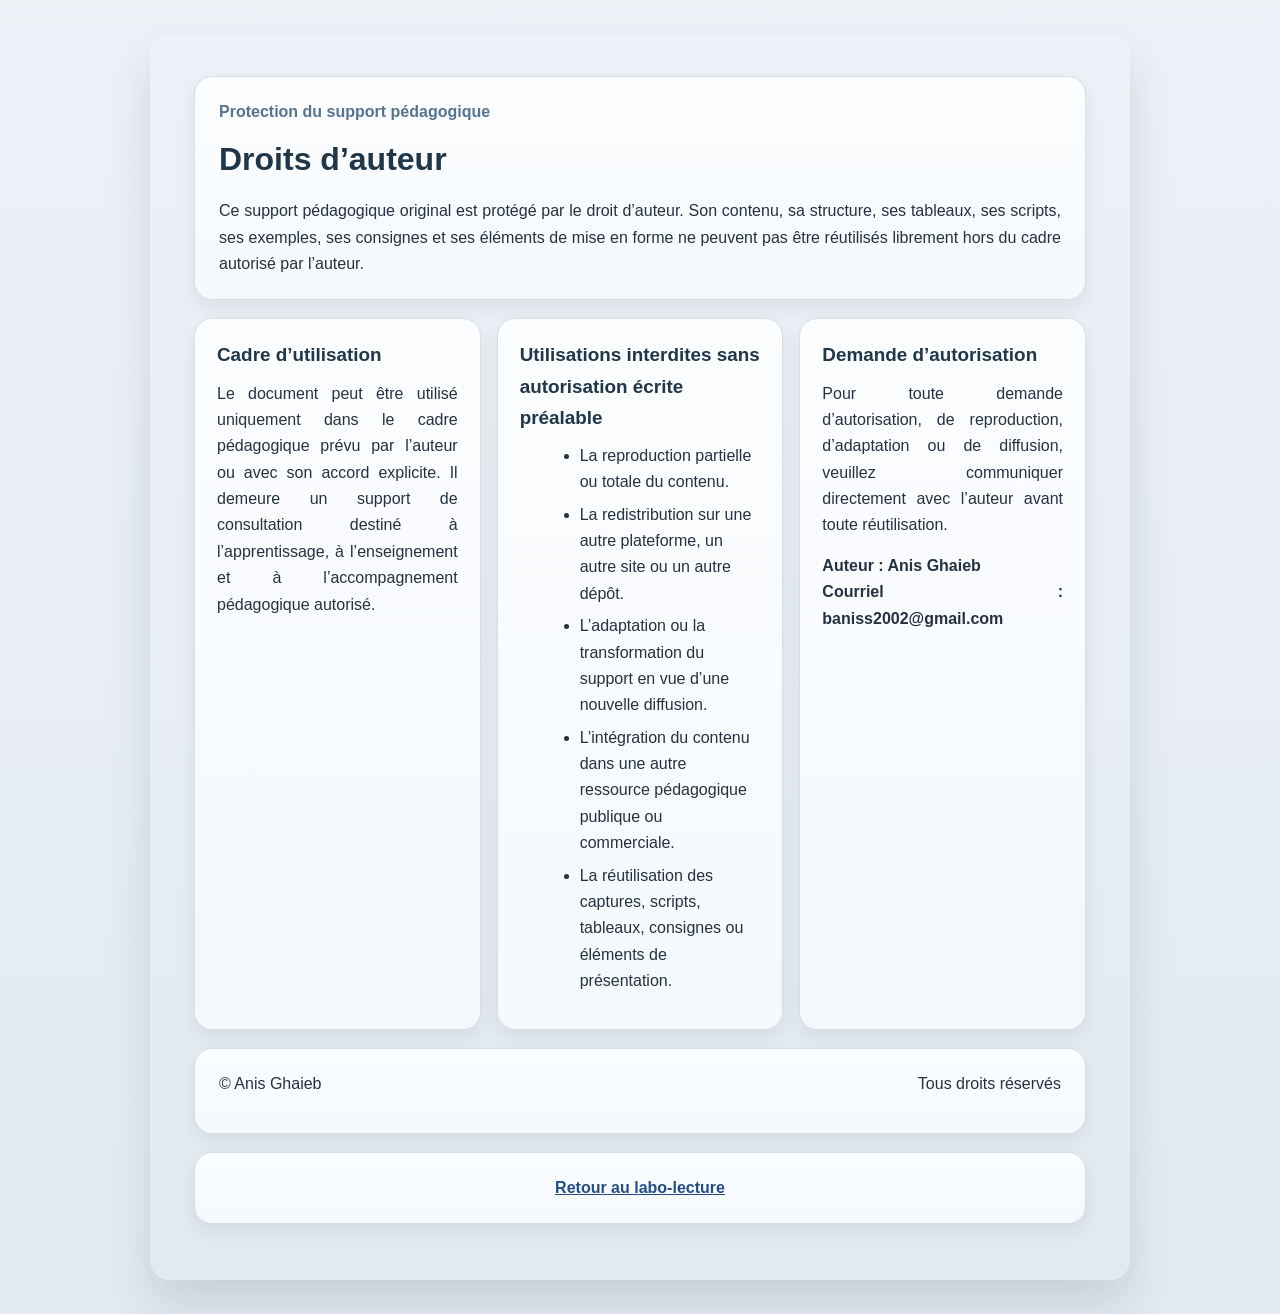
<file: droits.html>
<!DOCTYPE html>
<html lang="fr">
<head>
  <meta charset="utf-8"/>
  <meta name="viewport" content="width=device-width, initial-scale=1.0"/>
  <title>Droits d’auteur</title>
  <link rel="stylesheet" href="assets/style.css"/>
  <link rel="stylesheet" href="assets/style_print.css" media="print"/>
</head>
<body class="rights-page">
  <main class="document rights-document">
    <header class="rights-header">
      <p class="rights-kicker">Protection du support pédagogique</p>
      <h1 class="rights-title">Droits d’auteur</h1>
      <p class="rights-intro">
        Ce support pédagogique original est protégé par le droit d’auteur. Son contenu, sa structure, ses tableaux, ses scripts, ses exemples, ses consignes et ses éléments de mise en forme ne peuvent pas être réutilisés librement hors du cadre autorisé par l’auteur.
      </p>
    </header>

    <section class="rights-grid">
      <article class="rights-card">
        <h2>Cadre d’utilisation</h2>
        <p>Le document peut être utilisé uniquement dans le cadre pédagogique prévu par l’auteur ou avec son accord explicite. Il demeure un support de consultation destiné à l’apprentissage, à l’enseignement et à l’accompagnement pédagogique autorisé.</p>
      </article>

      <article class="rights-card">
        <h2>Utilisations interdites sans autorisation écrite préalable</h2>
        <ul>
          <li>La reproduction partielle ou totale du contenu.</li>
          <li>La redistribution sur une autre plateforme, un autre site ou un autre dépôt.</li>
          <li>L’adaptation ou la transformation du support en vue d’une nouvelle diffusion.</li>
          <li>L’intégration du contenu dans une autre ressource pédagogique publique ou commerciale.</li>
          <li>La réutilisation des captures, scripts, tableaux, consignes ou éléments de présentation.</li>
        </ul>
      </article>

      <article class="rights-card">
        <h2>Demande d’autorisation</h2>
        <p>Pour toute demande d’autorisation, de reproduction, d’adaptation ou de diffusion, veuillez communiquer directement avec l’auteur avant toute réutilisation.</p>
        <p class="rights-contact">Auteur : Anis Ghaieb<br/>Courriel : baniss2002@gmail.com</p>
      </article>
    </section>

    <section class="rights-signature">
      <p>© Anis Ghaieb</p>
      <p>Tous droits réservés</p>
    </section>

    <footer class="rights-footer">
      <a href="labo_integrateur_vm_unique_safe_v4_onehtml.html">Retour au labo-lecture</a>
    </footer>
  </main>
</body>
</html>
</file>
<file: assets/style.css>
:root {
  --page-bg: #e9eef4;
  --surface: #f8fafc;
  --surface-strong: #eef3f8;
  --surface-soft: #f4f7fa;
  --line: #d6dde6;
  --line-strong: #c3cfdb;
  --text: #243241;
  --muted: #5a6b7d;
  --accent: #3e5f7f;
  --accent-soft: #dbe6f0;
  --part-title-color: #161f28;
  --section-title-color: #16222c;
  --subsection-title-color: #6e5a43;
  --subsubsection-title-color: #465261;
  --banner-bg: #2f4f6f;
  --banner-border: #c7d4e2;
  --hero-bg-1: #3a5874;
  --hero-bg-2: #537493;
  --hero-border: #355774;
  --hero-title: #f3f7fb;
  --hero-text: #d8e4ef;
  --hero-kicker: #b8cadd;
  --shadow-main: 0 22px 44px rgba(31, 54, 79, 0.14);
  --shadow-soft: 0 8px 18px rgba(34, 54, 78, 0.08);
  --shadow-card: 0 12px 28px rgba(39, 57, 84, 0.08);
  --font-body: "Aptos", "Segoe UI", Arial, sans-serif;
  --font-title: "Aptos Black", "Aptos", "Segoe UI", Arial, sans-serif;
  --font-code: "Cascadia Code", Consolas, "Courier New", monospace;
  --overview-title-bg: linear-gradient(180deg, #e3ebf3 0%, #d8e3ed 100%);
  --overview-title-border: #c9d4df;
  --overview-separator: #d7e0e9;
}

* {
  box-sizing: border-box;
}

html {
  scroll-behavior: smooth;
}

body {
  margin: 0;
  background: linear-gradient(180deg, #edf2f7 0%, #e2e9f1 100%);
  color: var(--text);
  font-family: var(--font-body);
  line-height: 1.65;
}

img {
  max-width: 100%;
  height: auto;
}

.document {
  width: min(1100px, calc(100% - 40px));
  margin: 34px auto;
  background: none;
  border: none;
  border-radius: 20px;
  box-shadow: var(--shadow-main);
  padding: 42px 44px 56px;
}

.document-header {
  display: block;
}


.team-panel {
  margin-top: 14px;
  padding: 12px 16px 14px;
  border-radius: 14px;
  background: linear-gradient(180deg, #f8fbff 0%, #eff5fb 100%);
  border: 1px solid #d6e1ec;
  box-shadow: 0 8px 20px rgba(39, 62, 90, 0.06);
}

.team-panel-head {
  display: flex;
  align-items: center;
  justify-content: space-between;
  margin-bottom: 10px;
}

.team-panel-title {
  margin: 0;
  font-size: 1rem;
  color: #244058;
}

.team-grid {
  display: grid;
  grid-template-columns: 1fr 1fr;
  gap: 10px 14px;
}

.team-field {
  display: grid;
  grid-template-columns: auto 1fr;
  align-items: center;
  gap: 10px;
  padding: 7px 10px;
  border-radius: 12px;
  border: 1px solid #d7e1eb;
  background: rgba(255, 255, 255, 0.9);
}

.team-label {
  font-size: 0.94rem;
  font-weight: 700;
  color: #34526d;
  white-space: nowrap;
}

.team-member-input {
  width: 100%;
  height: 36px;
  min-width: 0;
  border: 1px solid #c8d5e2;
  border-radius: 10px;
  padding: 7px 11px;
  font: inherit;
  color: var(--text);
  background: #ffffff;
  box-shadow: inset 0 1px 2px rgba(31, 45, 62, 0.03);
}

.team-member-input:focus,
.proof-body:focus-visible {
  outline: 2px solid rgba(72, 114, 162, 0.24);
  outline-offset: 2px;
}

.team-print-card {
  display: none;
}


.course-banner {
  display: grid;
  grid-template-columns: max-content minmax(560px, 1fr) max-content;
  align-items: center;
  background: var(--banner-bg);
  color: #edf5fc;
  border: 1px solid var(--banner-border);
  border-radius: 12px;
  overflow: hidden;
  box-shadow: var(--shadow-soft);
}

.banner-left,
.banner-center,
.banner-right {
  padding: 11px 16px;
}

.banner-left,
.banner-center {
  border-right: 1px solid rgba(231, 239, 247, 0.32);
}

.banner-left {
  display: flex;
  align-items: center;
  gap: 11px;
}

.banner-photo-wrap {
  width: 31px;
  height: 31px;
  border-radius: 7px;
  overflow: hidden;
  border: 1px solid rgba(255, 255, 255, 0.24);
  flex: 0 0 auto;
}

.banner-photo {
  width: 100%;
  height: 100%;
  object-fit: cover;
  display: block;
}

.banner-left-info p,
.banner-college {
  margin: 0;
}

.banner-name {
  font-size: 12px;
  font-weight: 700;
}

.banner-email {
  font-size: 10px;
  color: #d7e4f1;
}

.banner-center {
  text-align: center;
}

.banner-course {
  margin: 0;
  display: flex;
  flex-direction: column;
  align-items: center;
  justify-content: center;
  gap: 2px;
  text-align: center;
  font-family: var(--font-title);
  line-height: 1.08;
}

.banner-course-line {
  display: block;
  white-space: nowrap;
}

.banner-course-line:first-child {
  font-size: 20px;
}

.banner-course-line:last-child {
  font-size: 18px;
}

.banner-right {
  display: flex;
  align-items: center;
  gap: 12px;
}

.banner-logo {
  width: min(98px, 100%);
  display: block;
}

.banner-college {
  display: flex;
  flex-direction: column;
  line-height: 1.08;
}

.banner-college-main {
  font-size: 14px;
  font-weight: 700;
}

.banner-college-sub {
  font-size: 12px;
  color: #d3e2ef;
}

.document-hero {
  margin-top: 18px;
  padding: 26px 28px 28px;
  border-radius: 18px;
  border: 1px solid var(--hero-border);
  background: linear-gradient(145deg, var(--hero-bg-1) 0%, var(--hero-bg-2) 100%);
  box-shadow: var(--shadow-card);
  color: var(--hero-text);
  display: flow-root;
}

.document-hero.no-hero-media {
  padding: 28px 30px 30px;
}

.document-hero.no-hero-media .document-title {
  padding-right: 0;
  max-width: 100%;
}

.document-hero.no-hero-media .document-intro {
  max-width: 100%;
  padding-right: 0;
}

.hero-figure {
  float: right;
  width: min(40%, 480px);
  margin: 0 0 18px 108px;
  padding: 5pt;
  box-sizing: border-box;
  shape-outside: margin-box;
  shape-margin: 58px;
}

.hero-image {
  width: 100%;
  height: auto;
  display: block;
  object-fit: contain;
  border-radius: 12px;
  box-shadow: 0 12px 28px rgba(20, 31, 44, 0.22);
}

.document-kicker {
  margin: 0 0 10px;
  color: var(--hero-kicker);
  font-size: 0.88rem;
  text-transform: none;
  letter-spacing: 0.02em;
}

.document-kicker:empty {
  display: none;
}

.document-title,
.part-title,
.section-title,
.subsection-title,
.subsubsection-title,
.overview-title,
h2,
h3,
h4,
h5 {
  font-family: var(--font-title);
}

.document-title {
  margin: 0;
  max-width: none;
  width: auto;
  padding-right: 50px;
  line-height: 1.15;
  overflow-wrap: break-word;
  word-break: normal;
  color: var(--hero-title);
  font-size: clamp(2rem, 3vw, 2.65rem);
}

.document-intro {
  margin: 16px 0 0;
  font-size: 1rem;
  text-align: justify;
  padding-right: 10px;
  color: var(--hero-text);
}

.document-overview {
  display: grid;
  grid-template-columns: 1fr 1fr;
  gap: 16px;
  padding: 16px;
  margin-top: 18px;
  border-radius: 18px;
  border: 1px solid rgba(83, 116, 147, 0.24);
  background: rgba(248, 251, 254, 0.88);
  box-shadow: var(--shadow-soft);
}

.overview-panel {
  background: linear-gradient(180deg, #fbfdff 0%, #f3f7fb 100%);
  border: 1px solid #dce5ee;
  padding: 22px 24px;
  border-radius: 14px;
}

.overview-title {
  margin: 0 0 16px;
  display: block;
  width: 100%;
  padding: 10px 14px;
  border-radius: 10px;
  border: 1px solid var(--overview-title-border);
  background: var(--overview-title-bg);
  color: #244058;
  font-size: 1.16rem;
  line-height: 1.2;
  letter-spacing: 0.01em;
  box-shadow: inset 0 1px 0 rgba(255, 255, 255, 0.6);
}

.toc-nav {
  display: block;
}

.toc-list {
  list-style: none;
  margin: 0;
  padding-left: 0;
}

.toc-sublist {
  list-style: none;
  margin: 6px 0 0 10px;
  padding-left: 12px;
  border-left: 1px solid #dde6ef;
}

.toc-item + .toc-item {
  margin-top: 3px;
}

.toc-link {
  text-decoration: none;
  color: #33506c;
  line-height: 1.14;
}

.toc-link:hover {
  text-decoration: underline;
}

.toc-level-1 {
  font-size: 0.82rem;
  font-weight: 600;
}

.toc-level-2,
.toc-level-3 {
  font-size: 0.76rem;
  font-weight: 400;
}

.goal-list {
  margin: 0;
  padding-left: 0;
  list-style: none;
}

.goal-list li {
  position: relative;
  margin: 0;
  padding: 0;
}

.goal-list li::before {
  content: none;
  display: none;
}

.goal-list li + li {
  margin-top: 12px;
  padding-top: 12px;
  border-top: 1px solid var(--overview-separator);
}

.part {
  margin-top: 28px;
  border: 1px solid var(--line);
  border-radius: 18px;
  background: linear-gradient(180deg, rgba(252, 253, 255, 0.98) 0%, rgba(245, 249, 252, 0.98) 100%);
  box-shadow: var(--shadow-soft);
  overflow: hidden;
}

.part-header {
  padding: 18px 22px;
  background: linear-gradient(180deg, rgba(185, 203, 221, 0.98) 0%, rgba(171, 193, 214, 0.96) 100%);
  border-bottom: 1px solid #c7d4e1;
}

.part-title {
  margin: 0;
  color: var(--part-title-color);
  font-size: 1.56rem;
  line-height: 1.18;
}

.part-body {
  padding: 24px 24px 28px;
}

.section-block + .section-block {
  margin-top: 40px;
}

.section-title {
  margin: 0 0 18px;
  font-size: 1.24rem;
  line-height: 1.22;
  color: var(--section-title-color);
}

.section-body {
  color: var(--text);
}

.line-section > .section-body {
  border-left: 4px solid #c8d8e7;
  padding-left: 18px;
}

.subsection-block {
  margin-left: 12px;
}

.subsection-block + .subsection-block {
  margin-top: 28px;
}

.subsection-title {
  margin: 0 0 12px;
  font-size: 1.08rem;
  line-height: 1.24;
  color: var(--subsection-title-color);
}

.subsection-body {
  padding-left: 26px;
}

.subsubsection-block {
  margin-left: 18px;
}

.subsubsection-block + .subsubsection-block {
  margin-top: 22px;
}

.subsubsection-title {
  margin: 0 0 10px;
  font-size: 0.98rem;
  line-height: 1.26;
  color: var(--subsubsection-title-color);
}

.subsubsection-body {
  padding-left: 22px;
}

p {
  margin: 0 0 14px;
  text-align: justify;
}

ul,
ol {
  margin: 0 0 14px 20px;
}

li + li {
  margin-top: 6px;
}

[id] {
  scroll-margin-top: 24px;
}

.codewrap {
  margin: 14px 0 16px;
  border: 1px solid #11243c;
  border-radius: 18px;
  overflow: hidden;
  background: linear-gradient(180deg, #06152b 0%, #081d3d 100%);
  box-shadow: 0 10px 24px rgba(15, 29, 53, 0.18);
}

.codebar {
  display: flex;
  align-items: center;
  justify-content: space-between;
  gap: 10px;
  padding: 10px 14px;
  background: linear-gradient(180deg, #061226 0%, #07172e 100%);
  border-bottom: 1px solid rgba(143, 170, 210, 0.18);
}

.codelabel {
  position: relative;
  display: inline-block;
  width: 0;
  min-width: 0;
  height: 0;
  overflow: hidden;
  color: transparent;
  user-select: none;
}

.codebar::before {
  content: "";
  width: 36px;
  height: 12px;
  flex: 0 0 auto;
  background:
    radial-gradient(circle at 6px 6px, #506789 0 6px, transparent 6.5px),
    radial-gradient(circle at 18px 6px, #506789 0 6px, transparent 6.5px),
    radial-gradient(circle at 30px 6px, #506789 0 6px, transparent 6.5px);
}

.copybtn {
  border: 0;
  background: linear-gradient(180deg, #244d87 0%, #1b3f72 100%);
  color: #ffffff;
  border-radius: 14px;
  padding: 8px 16px;
  font-weight: 700;
  box-shadow: inset 0 1px 0 rgba(255, 255, 255, 0.08), 0 4px 12px rgba(8, 21, 43, 0.28);
}

.copybtn:hover {
  background: linear-gradient(180deg, #2a578f 0%, #204676 100%);
}

.codewrap pre.shell {
  display: block;
  width: auto;
  max-width: 100%;
  margin: 0;
  padding: 24px 22px 24px;
  overflow-x: auto;
  white-space: pre;
  tab-size: 4;
  background: linear-gradient(180deg, #081a36 0%, #0a1f46 100%);
  color: #f7fbff;
  border: 0;
  border-radius: 0;
  box-sizing: border-box;
}

.codewrap .prompt {
  color: #8fc4ff;
}

.pcinner .resultpre {
  margin: 0;
  display: block;
  width: auto;
  max-width: 100%;
  padding: 14px 16px;
  overflow-x: auto;
  white-space: pre-wrap;
  tab-size: 4;
  background: #eef1f4;
  color: #111111;
  border: 0;
  border-radius: 10px;
  box-sizing: border-box;
}

.btnCapture,
.btnClear,
.actionbtn {
  border: 1px solid #b8c7d6;
  background: linear-gradient(180deg, #ffffff 0%, #edf3f8 100%);
  color: #24435c;
  border-radius: 10px;
  padding: 8px 12px;
  font: inherit;
  cursor: pointer;
  box-shadow: 0 3px 8px rgba(31, 52, 76, 0.08);
}

.btnCapture:hover,
.btnClear:hover,
.actionbtn:hover {
  background: linear-gradient(180deg, #ffffff 0%, #e7eef6 100%);
}

pre:not(.python-editor pre) {
  display: inline-block;
  width: fit-content;
  max-width: 100%;
  margin: 10px 14px 14px;
  padding: 12px 14px;
  overflow-x: auto;
  white-space: pre;
  tab-size: 4;
  background: #eef1f4;
  color: #111111;
  border: 1px solid #d3dae2;
  border-radius: 12px;
  box-sizing: border-box;
}

pre:not(.python-editor pre) code,
.shell,
.resultpre {
  font-family: var(--font-code);
  font-size: 0.95rem;
  line-height: 1.5;
  color: inherit;
}

.prompt {
  color: #445f7b;
  font-weight: 700;
}

.python-editor {
  display: inline-block;
  width: fit-content;
  max-width: 100%;
  margin: 12px 0 16px;
  vertical-align: top;
  background: #252b36;
  border: 1px solid #353d4a;
  border-radius: 14px;
  box-shadow: 0 10px 24px rgba(25, 32, 42, 0.18);
  overflow: hidden;
  box-sizing: border-box;
}

.python-editor,
.python-editor pre,
.python-editor code {
  box-sizing: border-box;
}

.python-editor-bar {
  display: flex;
  align-items: center;
  gap: 7px;
  min-height: 34px;
  padding: 0 12px;
  background: linear-gradient(180deg, #313847 0%, #2a3140 100%);
  border-bottom: 1px solid #3a4250;
  box-sizing: border-box;
}

.python-editor-dot {
  flex: 0 0 auto;
  width: 10px;
  height: 10px;
  border-radius: 999px;
  background: #6f7c8d;
  opacity: 0.95;
}

.python-editor-title {
  margin-left: 6px;
  font-family: "Segoe UI", Arial, sans-serif;
  font-size: 0.78rem;
  line-height: 1;
  color: #b9c4d1;
  letter-spacing: 0.01em;
  text-transform: lowercase;
}

.python-editor pre,
.python-editor code {
  white-space: pre;
  tab-size: 4;
}

.python-editor pre {
  margin: 0;
  padding: 16px 18px 18px;
  display: block;
  width: auto;
  max-width: 100%;
  overflow-x: auto;
  overflow-y: hidden;
  background: #252b36;
  color: #d7dae0;
}

.python-editor code {
  display: block;
  width: auto;
  font-family: "Cascadia Code", Consolas, "Courier New", monospace;
  font-size: 0.96rem;
  line-height: 1.55;
  color: #d7dae0;
  -webkit-font-smoothing: antialiased;
  -moz-osx-font-smoothing: grayscale;
}

.py-keyword { color: #c586c0; }
.py-string { color: #ce9178; }
.py-number { color: #b5cea8; }
.py-comment { color: #6a9955; }
.py-function { color: #dcdcaa; }
.py-builtin { color: #569cd6; }
.py-operator { color: #d4d4d4; }
.py-default { color: #d7dae0; }
.py-boolean { color: #569cd6; }
.py-self { color: #9cdcfe; }

.resultblock {
  margin: 14px 0 16px;
}

.pcframe {
  position: relative;
  max-width: 100%;
  border-radius: 16px;
  background: linear-gradient(180deg, #dde4eb 0%, #cfd8e2 100%);
  border: 1px solid #c2ced9;
  box-shadow: 0 10px 24px rgba(34, 52, 79, 0.09);
  padding: 28px 18px 18px;
}

.pcframe::before,
.pcframe::after {
  content: "";
  position: absolute;
  top: 11px;
  width: 10px;
  height: 10px;
  border-radius: 999px;
  background: #9aa9b8;
}

.pcframe::before { left: 16px; }
.pcframe::after { left: 32px; }

.pcframe img {
  display: none;
}

.pcinner {
  background: #ffffff;
  border-radius: 10px;
  border: 1px solid #d9e2ea;
  padding: 4px 0;
}

.pcinner .resultpre {
  margin: 0;
  display: block;
  width: auto;
  max-width: 100%;
}

.callout {
  background: linear-gradient(180deg, #f6f9fc 0%, #eef4f9 100%);
  border: 1px solid #d9e3ed;
  border-radius: 14px;
  padding: 14px 16px;
  box-shadow: 0 6px 16px rgba(38, 60, 87, 0.05);
}

.spaced-block {
  margin-top: 14px;
}

.proof {
  background: linear-gradient(180deg, #f8fbfd 0%, #edf4fa 100%);
  border: 1px dashed #b8cdea;
}

.proof-head {
  display: block;
}

.proof-actions {
  display: none;
}

.proof-body {
  position: relative;
  margin-top: 14px;
  min-height: 170px;
  border: 2px dashed #bfd2ea;
  border-radius: 18px;
  background: repeating-linear-gradient(-45deg, #f5f7fa 0 12px, #eef2f6 12px 24px);
  padding: 22px 22px 30px;
  display: flex;
  align-items: center;
  justify-content: center;
  text-align: center;
  overflow: visible;
}

.proofEmpty {
  color: #627892;
  font-size: 1rem;
  line-height: 1.45;
}

.proofImg {
  display: block;
  max-width: 100%;
  max-height: 460px;
  width: auto;
  height: auto;
  border-radius: 12px;
  border: 1px solid #dde5ed;
  box-shadow: 0 6px 18px rgba(29, 43, 64, 0.08);
}

.proofImg:not([src]),
.proofImg[src=""] {
  display: none;
}

.proofInsertLink {
  border: 0;
  background: transparent;
  padding: 0;
  color: #3f6fa7;
  font: inherit;
  font-weight: 700;
  text-decoration: underline;
  text-underline-offset: 2px;
  box-shadow: none;
  cursor: pointer;
}

.proofInsertLink:hover {
  color: #2e5d92;
  background: transparent;
}

.proofBodyActions {
  position: absolute;
  right: 14px;
  top: -14px;
  bottom: auto;
  z-index: 2;
}

.proofRemoveLink {
  border: 1px solid #cad8e7;
  background: rgba(255, 255, 255, 0.96);
  padding: 4px 10px;
  border-radius: 999px;
  font-size: 14px;
  line-height: 1;
  color: #557396;
  text-decoration: none;
  box-shadow: 0 4px 10px rgba(40, 61, 85, 0.08);
  cursor: pointer;
}

.proofRemoveLink:hover {
  color: #35557b;
  background: #ffffff;
  border-color: #b8cade;
}

.proof:not(.has-proof) .proofRemoveLink {
  opacity: 0;
  pointer-events: none;
}

.proof-body.has-image {
  background: #ffffff;
  justify-content: center;
}

.answer-area {
  margin-top: 12px;
}

.answerbox-large {
  width: 100%;
  min-height: 120px;
  resize: vertical;
  border: 1px solid #ccd8e4;
  border-radius: 12px;
  padding: 12px 14px;
  font: inherit;
  color: var(--text);
  background: #ffffff;
}

.table-wrap {
  overflow-x: auto;
}

table {
  width: 100%;
  border-collapse: separate;
  border-spacing: 0;
  background: #fafbfc;
  border: 1px solid #d6dde6;
  border-radius: 12px;
  overflow: hidden;
}

thead th {
  background: linear-gradient(180deg, #edf1f5 0%, #e4e9ef 100%);
  color: #334352;
  font-family: var(--font-title);
  font-size: 0.94rem;
  text-align: left;
}

th,
td {
  padding: 12px 14px;
  border-bottom: 1px solid #d6dde6;
  border-right: 1px solid #d6dde6;
  vertical-align: middle;
  color: #454f5b;
}

tr:nth-child(even) td {
  background: #f4f7fa;
}

tr:last-child td {
  border-bottom: 0;
}

th:last-child,
td:last-child {
  border-right: 0;
}

.card {
  margin-top: 28px;
  padding: 24px;
  border-radius: 18px;
  background: linear-gradient(180deg, rgba(252, 253, 255, 0.98) 0%, rgba(244, 248, 252, 0.98) 100%);
  border: 1px solid var(--line);
  box-shadow: var(--shadow-soft);
}

.card h2 {
  margin: 0 0 16px;
  font-size: 1.34rem;
  color: #203649;
}

.list {
  margin: 0 0 16px 20px;
}

.exportbar {
  display: flex;
  justify-content: flex-end;
}

.exportbar-spaced {
  margin-top: 16px;
}

.actionbtn {
  padding: 10px 16px;
  font-weight: 700;
}

.course-footer {
  margin-top: 26px;
  display: flex;
  align-items: center;
  justify-content: space-between;
  gap: 16px;
  padding: 14px 18px;
  border-radius: 12px;
  background: #2f4f6f;
  border: 1px solid #c7d4e2;
  color: #edf5fc;
}

.course-footer-left,
.course-footer-right {
  font-size: 0.94rem;
}

.footer-author-link {
  color: #ffffff;
  text-decoration: underline;
}

.back-to-top {
  position: fixed;
  left: calc(50% - 550px - 56px);
  bottom: 24px;
  width: 32px;
  height: 32px;
  border-radius: 11px;
  background: linear-gradient(145deg, #59697e 0%, #73859a 100%);
  color: #ffffff;
  text-decoration: none;
  display: grid;
  place-items: center;
  box-shadow: 0 10px 24px rgba(44, 61, 82, 0.25);
}

@media (max-width: 1180px) {
  .back-to-top {
    left: 10px;
  }
}

@media (max-width: 980px) {
  .document {
    width: min(100% - 24px, 1100px);
    padding: 26px 22px 40px;
  }

  .course-banner {
    grid-template-columns: 1fr;
  }

  .banner-left,
  .banner-center {
    border-right: 0;
    border-bottom: 1px solid rgba(231, 239, 247, 0.24);
  }

  .hero-figure {
    float: none;
    width: min(100%, 420px);
    margin: 0 0 18px auto;
    shape-outside: none;
  }

  .document-title {
    padding-right: 0;
  }

  .document-overview {
    grid-template-columns: 1fr;
  }
}

@media (max-width: 720px) {
  .document {
    margin: 18px auto;
    padding: 18px 14px 30px;
  }

  .part-body,
  .card {
    padding: 18px 14px 20px;
  }

  .part-header {
    padding: 16px 14px;
  }

  .proof-head,
  .course-footer {
    flex-direction: column;
    align-items: stretch;
  }

  .subsection-body {
    padding-left: 14px;
  }

  .subsubsection-body {
    padding-left: 12px;
  }
}


.proofPasteHint {
  display: block;
  margin-top: 10px;
  font-size: 0.88rem;
  color: #7a8ea5;
}

@media (max-width: 980px) {
  .team-grid {
    grid-template-columns: 1fr;
  }
}


/* --- Ajustements demandés : QCM + checklist captures --- */
.capture-checklist-table .check-cell {
  width: 108px;
  text-align: center;
}

.capture-check {
  width: 22px;
  height: 22px;
  margin: 0;
  accent-color: #4b7f3a;
  pointer-events: none;
  transform: translateY(1px);
}

.qcm-intro {
  border-left: 5px solid #6ba544;
  background: linear-gradient(180deg, #f8fcf4 0%, #eef7e8 100%);
}

.qcm-block {
  position: relative;
  margin-top: 18px;
  border: 1px solid #dbe7d2;
  border-radius: 18px;
  background: linear-gradient(180deg, #fcfef9 0%, #f4f9ef 100%);
  box-shadow: 0 12px 30px rgba(55, 84, 34, 0.08);
  overflow: hidden;
}

.qcm-block::before {
  content: "";
  position: absolute;
  inset: 0 auto 0 0;
  width: 6px;
  background: linear-gradient(180deg, #7fb451 0%, #5f9637 100%);
}

.qcm-block > .section-title {
  margin: 0;
  padding: 18px 22px 0 26px;
  border: 0;
  background: transparent;
}

.qcm-badge {
  display: inline-flex;
  align-items: center;
  gap: 8px;
  padding: 8px 14px;
  border-radius: 999px;
  background: rgba(111, 162, 74, 0.14);
  color: #2e5421;
  font-size: 0.92rem;
  font-weight: 800;
  letter-spacing: 0.02em;
}

.qcm-block > .section-body {
  padding-top: 14px;
}

.qcm-question {
  margin: 0 0 16px 18px;
  padding-left: 14px;
  border-left: 3px solid #c8ddba;
  font-size: 1.04rem;
  line-height: 1.65;
  font-weight: 700;
  color: #203649;
}

.qcm-options {
  display: grid;
  gap: 12px;
  margin-left: 18px;
}

.qcm-option {
  display: grid;
  grid-template-columns: 22px minmax(0, 1fr);
  gap: 12px;
  align-items: start;
  padding: 14px 16px;
  border: 1px solid #d8e5cf;
  border-radius: 14px;
  background: rgba(255, 255, 255, 0.9);
  transition: border-color 0.18s ease, box-shadow 0.18s ease, background 0.18s ease, transform 0.18s ease;
  cursor: pointer;
}

.qcm-option:hover {
  border-color: #b7cf9f;
  box-shadow: 0 8px 20px rgba(73, 107, 44, 0.08);
  background: #ffffff;
  transform: translateY(-1px);
}

.qcm-option input {
  margin: 2px 0 0;
  accent-color: #5e9638;
}

.qcm-option-text {
  display: block;
  color: #304455;
  line-height: 1.55;
}

.qcm-option:has(input:checked) {
  border-color: #84b35a;
  background: linear-gradient(180deg, #ffffff 0%, #f1f9ea 100%);
  box-shadow: 0 10px 24px rgba(79, 124, 43, 0.12);
}

.qcm-option:has(input:focus-visible) {
  outline: 2px solid rgba(94, 150, 56, 0.35);
  outline-offset: 2px;
}

/* --- ajouts labo CSV / aide contextuelle / export robuste --- */
[hidden] {
  display: none !important;
}

.line[data-help],
.code-helpable[data-help] {
  cursor: help;
}

.line.help-active,
.code-helpable.help-active {
  background: rgba(255, 255, 255, 0.07);
}

.code-help-tooltip {
  position: fixed;
  z-index: 9999;
  width: min(380px, calc(100vw - 28px));
  max-width: 380px;
  padding: 12px 14px;
  border-radius: 14px;
  border: 1px solid #ced9e5;
  background: rgba(255, 255, 255, 0.98);
  color: #243241;
  box-shadow: 0 18px 40px rgba(27, 43, 65, 0.18);
  font-size: 0.92rem;
  line-height: 1.45;
  pointer-events: none;
}

.code-help-tooltip-title {
  margin: 0 0 6px;
  font-family: var(--font-title);
  font-size: 0.95rem;
  color: #244058;
}

.code-help-tooltip-body {
  font-size: 0.92rem;
  line-height: 1.5;
  color: #33485c;
}

.export-confirm-overlay {
  position: fixed;
  inset: 0;
  z-index: 9000;
  background: rgba(12, 21, 33, 0.56);
  display: grid;
  place-items: center;
  padding: 20px;
}

.export-confirm-dialog {
  width: min(560px, 100%);
  border-radius: 18px;
  border: 1px solid #d7e0e8;
  background: #ffffff;
  box-shadow: 0 24px 54px rgba(17, 27, 41, 0.28);
  padding: 24px 24px 20px;
}

.export-confirm-title {
  margin: 0 0 10px;
  font-size: 1.3rem;
  color: #22384d;
}

.export-confirm-text {
  margin: 0;
  color: #32485b;
}

.export-confirm-actions {
  display: flex;
  justify-content: flex-end;
  gap: 12px;
  margin-top: 18px;
}

.actionbtn.primary {
  background: linear-gradient(180deg, #244d87 0%, #1b3f72 100%);
  border-color: #1e4378;
  color: #ffffff;
}

.actionbtn.primary:hover {
  background: linear-gradient(180deg, #2a578f 0%, #204676 100%);
}

.code-or-file {
  margin-top: 14px;
}

.code-or-file .file-label {
  display: inline-block;
  margin-bottom: 8px;
  font-weight: 700;
  color: #24435c;
}

.inline-tip {
  display: inline-block;
  margin-top: 8px;
  padding: 8px 12px;
  border-radius: 10px;
  background: #eef5fb;
  border: 1px solid #d7e2ee;
  color: #31516d;
  font-size: 0.94rem;
}

.rights-page {
  background: linear-gradient(180deg, #edf2f7 0%, #e2e9f1 100%);
}

.rights-document {
  max-width: 980px;
}

.rights-header,
.rights-card,
.rights-signature,
.rights-footer {
  border-radius: 18px;
  border: 1px solid #d6dde6;
  background: linear-gradient(180deg, rgba(252, 253, 255, 0.98) 0%, rgba(245, 249, 252, 0.98) 100%);
  box-shadow: var(--shadow-soft);
}

.rights-header,
.rights-signature,
.rights-footer {
  padding: 22px 24px;
}

.rights-kicker {
  margin: 0 0 8px;
  color: #56748f;
  font-weight: 700;
}

.rights-title {
  margin: 0 0 12px;
  font-size: 2rem;
  color: #203649;
}

.rights-intro {
  margin: 0;
}

.rights-grid {
  display: grid;
  grid-template-columns: repeat(3, 1fr);
  gap: 16px;
  margin-top: 18px;
}

.rights-card {
  padding: 20px 22px;
}

.rights-card h2 {
  margin: 0 0 10px;
  color: #203649;
  font-size: 1.18rem;
}

.rights-contact {
  font-weight: 700;
}

.rights-signature {
  margin-top: 18px;
  display: flex;
  justify-content: space-between;
  gap: 16px;
}

.rights-footer {
  margin-top: 18px;
  text-align: center;
}

.rights-footer a {
  color: #244d87;
  font-weight: 700;
}

@media (max-width: 900px) {
  .rights-grid {
    grid-template-columns: 1fr;
  }

  .export-confirm-actions,
  .rights-signature {
    flex-direction: column;
    align-items: stretch;
  }
}


/* Grille d’évaluation compacte */
#grille-evaluation.compact-eval-card .callout {
  margin-bottom: 8px;
}
.compact-eval-wrap {
  overflow-x: auto;
}
.compact-eval-table {
  width: 100%;
  table-layout: fixed;
  border-collapse: collapse;
  font-size: 0.84rem;
  line-height: 1.18;
}
.compact-eval-table th,
.compact-eval-table td {
  padding: 6px 8px;
  vertical-align: top;
}
.compact-eval-table th:nth-child(1),
.compact-eval-table td:nth-child(1) { width: 18%; }
.compact-eval-table th:nth-child(2),
.compact-eval-table td:nth-child(2) { width: 8%; text-align: center; white-space: nowrap; }
.compact-eval-table th:nth-child(3),
.compact-eval-table td:nth-child(3) { width: 44%; }
.compact-eval-table th:nth-child(4),
.compact-eval-table td:nth-child(4) { width: 22%; white-space: nowrap; }
.compact-eval-table th:nth-child(5),
.compact-eval-table td:nth-child(5) { width: 8%; text-align: center; white-space: nowrap; }
.compact-eval-table code {
  font-size: 0.83rem;
}
.compact-eval-total td {
  background: #eef3f8;
}
@media (max-width: 900px) {
  .compact-eval-table {
    font-size: 0.78rem;
  }
  .compact-eval-table th,
  .compact-eval-table td {
    padding: 5px 6px;
  }
}
</file>
<file: assets/style_print.css>
@page {
  size: A4;
  margin: 13mm 12mm 14mm;
}

html,
body {
  background: #ffffff !important;
  color: #111827 !important;
  font-size: 10.4pt;
  line-height: 1.36;
  -webkit-print-color-adjust: exact;
  print-color-adjust: exact;
}

body {
  margin: 0;
}

.document {
  width: 100% !important;
  margin: 0 !important;
  padding: 0 !important;
  background: #ffffff !important;
  border: 0 !important;
  border-radius: 0 !important;
  box-shadow: none !important;
}

.back-to-top,
.exportbar,
.copybtn,
.copy-btn,
.btnCapture,
.btnClear,
.proof-actions,
.proofRemoveLink,
.proofInsertLink,
.proofBodyActions {
  display: none !important;
}

.team-panel {
  display: none !important;
}

.team-print-card {
  display: block !important;
  margin: 0 0 10px !important;
  padding: 10px 12px 11px !important;
  border: 1px solid #cbd5e1 !important;
  border-radius: 10px !important;
  background: #ffffff !important;
  break-inside: avoid;
}

.team-print-title {
  margin: 0 0 8px;
  font-size: 11.2pt;
  font-weight: 700;
}

.team-print-grid {
  display: grid;
  grid-template-columns: 1fr 1fr;
  gap: 6px 16px;
}

.team-print-item {
  font-size: 9.8pt;
}

.team-print-label {
  font-weight: 700;
}

.course-banner,
.document-hero,
.document-overview,
.part,
.card,
.course-footer,
.overview-panel,
.syntax-card,
.callout,
.qcm-option,
.code-window,
.pcframe,
.pcinner,
.table-wrap table {
  box-shadow: none !important;
}

.course-banner {
  display: grid !important;
  grid-template-columns: 1.15fr 1.55fr 1fr !important;
  align-items: center;
  margin: 0 0 10px !important;
  border: 1px solid #cbd5e1 !important;
  border-radius: 10px !important;
  background: #ffffff !important;
  color: #111827 !important;
  overflow: hidden;
}

.banner-left,
.banner-center,
.banner-right {
  padding: 10px 12px !important;
}

.banner-left,
.banner-center {
  border-right: 1px solid #dbe3ec !important;
}

.banner-photo-wrap {
  border-color: #cbd5e1 !important;
}

.banner-name,
.banner-course-line,
.banner-college-main,
.banner-college-sub,
.banner-email,
.course-footer-left,
.course-footer-right,
.footer-author-link,
.document-title,
.document-intro,
.document-kicker,
.overview-title,
.part-title,
.section-title,
.subsection-title,
.subsubsection-title,
.card h2,
.qcm-question {
  color: #111827 !important;
}

.banner-course-line:first-child {
  font-size: 15pt !important;
}

.banner-course-line:last-child {
  font-size: 12.5pt !important;
}

.banner-logo {
  max-width: 92px !important;
}

.document-hero {
  margin: 0 0 10px !important;
  padding: 12px 14px 14px !important;
  border: 1px solid #d5dce5 !important;
  border-radius: 12px !important;
  background: #f8fafc !important;
}

.hero-figure,
.hero-image {
  display: none !important;
}

.document-kicker {
  margin: 0 0 5px !important;
  font-size: 9.2pt !important;
  font-weight: 600;
}

.document-title {
  margin: 0 !important;
  padding: 0 !important;
  font-size: 20pt !important;
  line-height: 1.12 !important;
}

.document-intro {
  margin: 8px 0 0 !important;
  padding: 0 !important;
  text-align: justify;
}

.document-overview {
  display: grid !important;
  grid-template-columns: 1fr 1fr !important;
  gap: 10px !important;
  margin: 0 0 12px !important;
  padding: 0 !important;
  border: 0 !important;
  background: transparent !important;
}

.overview-panel {
  padding: 12px 14px !important;
  border: 1px solid #d5dce5 !important;
  border-radius: 12px !important;
  background: #ffffff !important;
}

.overview-title {
  margin: 0 0 10px !important;
  padding: 0 0 6px !important;
  border: 0 !important;
  border-bottom: 1px solid #dbe3ec !important;
  border-radius: 0 !important;
  background: transparent !important;
  font-size: 11.4pt !important;
}

.toc-list,
.goal-list {
  margin: 0 !important;
  padding-left: 16px !important;
}

.toc-item + .toc-item,
.goal-list li + li {
  margin-top: 5px !important;
  padding-top: 0 !important;
  border-top: 0 !important;
}

.part,
.card {
  margin-top: 10px !important;
  border: 1px solid #d5dce5 !important;
  border-radius: 12px !important;
  background: #ffffff !important;
  page-break-inside: avoid;
  break-inside: avoid;
}

.part-header {
  padding: 10px 14px !important;
  border-bottom: 1px solid #dbe3ec !important;
  background: #f1f5f9 !important;
  break-after: avoid-page;
}

.part-title {
  margin: 0 !important;
  font-size: 15pt !important;
  line-height: 1.16 !important;
}

.part-body,
.card {
  padding: 12px 14px 14px !important;
}

.section-block,
.subsection-block,
.subsubsection-block,
.syntax-card,
.resultblock,
.proof,
.callout,
.qcm-block,
.qcm-option,
.table-wrap,
.code-window {
  break-inside: avoid;
  page-break-inside: avoid;
}

.section-block + .section-block {
  margin-top: 18px !important;
}

.section-title,
.subsection-title,
.subsubsection-title {
  break-after: avoid-page;
  page-break-after: avoid;
}

.section-title {
  margin: 0 0 10px !important;
  font-size: 12.6pt !important;
}

.subsection-title {
  margin: 0 0 8px !important;
  font-size: 11.2pt !important;
}

.subsubsection-title {
  margin: 0 0 6px !important;
  font-size: 10.5pt !important;
}

.line-section > .section-body {
  border-left: 3px solid #cbd5e1 !important;
  padding-left: 12px !important;
}

p,
ul,
ol {
  margin-top: 0 !important;
  margin-bottom: 8px !important;
}

.callout,
.syntax-card,
.qcm-option {
  padding: 10px 12px !important;
  border: 1px solid #d8e1ea !important;
  border-radius: 10px !important;
  background: #f8fafc !important;
}

.syntax-card h4 {
  margin: 0 0 8px !important;
}

pre,
pre.shell,
.resultpre,
.code-content,
.terminal-intro,
.line-text,
.line-no {
  font-family: "Cascadia Code", Consolas, "Courier New", monospace !important;
}

pre.shell,
.resultpre,
pre:not(.python-editor pre) {
  white-space: pre-wrap !important;
  word-break: break-word !important;
  color: #111827 !important;
  background: #f8fafc !important;
  border: 1px solid #dde5ed !important;
  border-radius: 8px !important;
}

.code-window {
  overflow: hidden !important;
  border: 1px solid #cfd8e3 !important;
  border-radius: 10px !important;
  background: #ffffff !important;
}

.window-header {
  display: flex !important;
  align-items: center;
  gap: 10px;
  padding: 8px 12px !important;
  border-bottom: 1px solid #dbe3ec !important;
  background: #f3f6f9 !important;
}

.window-controls span {
  background: #c0cad5 !important;
}

.window-title {
  color: #334155 !important;
  font-size: 9.3pt !important;
}

.code-body {
  padding: 0 !important;
  background: #ffffff !important;
}

.terminal-intro {
  padding: 10px 12px 0 !important;
  font-size: 9.3pt !important;
  color: #334155 !important;
}

.code-content {
  padding: 10px 0 12px !important;
  background: #ffffff !important;
  font-size: 9.2pt !important;
  line-height: 1.4 !important;
  overflow: visible !important;
}

.line {
  grid-template-columns: 42px minmax(0, 1fr) !important;
}

.line-no {
  padding: 0 10px 0 0 !important;
  color: #94a3b8 !important;
  border-right: 1px solid #e2e8f0 !important;
}

.line-text {
  padding: 0 12px !important;
  white-space: pre-wrap !important;
  color: #111827 !important;
}

.theme-python .comment,
.comment { color: #556b2f !important; }
.theme-python .keyword,
.theme-powershell .param,
.keyword,
.param { color: #6b21a8 !important; }
.theme-python .string,
.theme-powershell .string,
.theme-linux .string,
.string { color: #9a3412 !important; }
.theme-python .number,
.theme-powershell .number,
.theme-linux .number,
.number { color: #166534 !important; }
.theme-python .function,
.theme-powershell .function,
.theme-linux .function,
.function { color: #1d4ed8 !important; }
.theme-python .builtin,
.theme-powershell .variable,
.theme-linux .variable,
.variable { color: #0f766e !important; }
.theme-python .operator,
.theme-powershell .operator,
.operator,
.default,
.boolean,
.theme-linux .default,
.theme-powershell .default,
.theme-python .default { color: #111827 !important; }

.resultblock {
  margin: 10px 0 !important;
}

.pcframe {
  padding: 16px 12px 12px !important;
  border: 1px solid #d5dce5 !important;
  border-radius: 10px !important;
  background: #f8fafc !important;
}

.pcframe::before,
.pcframe::after {
  background: #c3ced9 !important;
}

.pcinner {
  border: 1px solid #dde5ed !important;
  border-radius: 8px !important;
  background: #ffffff !important;
  padding: 0 !important;
}

.proof {
  background: #f8fafc !important;
  border: 1px dashed #cbd5e1 !important;
}

.proofEmpty {
  display: none !important;
}

.proof-body {
  min-height: 0 !important;
  padding: 8px !important;
  border: 1px dashed #cbd5e1 !important;
  border-radius: 8px !important;
  background: #ffffff !important;
}

.proofImg {
  display: block !important;
  max-width: 100% !important;
  max-height: none !important;
  height: auto !important;
  border: 1px solid #dde5ed !important;
  border-radius: 8px !important;
}

.proofImg:not([src]),
.proofImg[src=""] {
  display: none !important;
}

.answerbox-large,
.team-input {
  border: 1px solid #d5dce5 !important;
  border-radius: 8px !important;
  background: #ffffff !important;
  min-height: 90px !important;
}

table {
  width: 100% !important;
  border-collapse: collapse !important;
  border: 1px solid #d5dce5 !important;
  border-radius: 0 !important;
  background: #ffffff !important;
}

thead th {
  background: #eef2f7 !important;
  color: #1f2937 !important;
  font-size: 9.8pt !important;
}

th,
td {
  padding: 8px 10px !important;
  border: 1px solid #d5dce5 !important;
  color: #111827 !important;
}

tr:nth-child(even) td {
  background: #fafcff !important;
}

.qcm-question {
  margin: 0 0 10px !important;
  font-weight: 700;
}

.qcm-options {
  display: grid !important;
  gap: 8px !important;
}

.qcm-option {
  display: grid !important;
  grid-template-columns: 16px 1fr;
  gap: 8px;
  align-items: start;
}

.qcm-option input {
  margin-top: 2px;
}

.card h2 {
  margin: 0 0 10px !important;
  font-size: 14pt !important;
}

.list {
  margin: 0 0 10px 18px !important;
}

.course-footer {
  margin-top: 10px !important;
  padding: 10px 12px !important;
  border: 1px solid #d5dce5 !important;
  border-radius: 10px !important;
  background: #ffffff !important;
  display: flex !important;
  justify-content: space-between !important;
  gap: 10px !important;
}

.footer-author-link {
  text-decoration: underline;
}


/* --- Ajustements impression demandés --- */
#export,
.toc-item-export {
  display: none !important;
}

.capture-check {
  width: 15px !important;
  height: 15px !important;
  margin: 0 !important;
  accent-color: #3f6f2c !important;
}

.capture-checklist-table .check-cell {
  text-align: center !important;
}

.qcm-intro {
  border-left: 4px solid #7ba84d !important;
  background: #f7fbf3 !important;
}

.qcm-block {
  border: 1px solid #d6e0cb !important;
  border-radius: 12px !important;
  background: #ffffff !important;
}

.qcm-block::before {
  content: none !important;
}

.qcm-block > .section-title {
  margin: 0 !important;
  padding: 10px 12px 0 !important;
}

.qcm-badge {
  display: inline-block !important;
  padding: 4px 10px !important;
  border: 1px solid #cfe0bf !important;
  border-radius: 999px !important;
  background: #f4f8ef !important;
  color: #1f2937 !important;
  font-weight: 700 !important;
}

.qcm-option {
  grid-template-columns: 16px 1fr !important;
}

.code-help-tooltip,
.export-confirm-overlay,
#export {
  display: none !important;
}


/* Grille d’évaluation compacte */
.compact-eval-table {
  width: 100% !important;
  table-layout: fixed !important;
  font-size: 8.2pt !important;
  line-height: 1.08 !important;
}
.compact-eval-table th,
.compact-eval-table td {
  padding: 3px 4px !important;
  vertical-align: top !important;
}
.compact-eval-table th:nth-child(1),
.compact-eval-table td:nth-child(1) { width: 18% !important; }
.compact-eval-table th:nth-child(2),
.compact-eval-table td:nth-child(2) { width: 8% !important; text-align: center !important; }
.compact-eval-table th:nth-child(3),
.compact-eval-table td:nth-child(3) { width: 44% !important; }
.compact-eval-table th:nth-child(4),
.compact-eval-table td:nth-child(4) { width: 22% !important; white-space: nowrap !important; }
.compact-eval-table th:nth-child(5),
.compact-eval-table td:nth-child(5) { width: 8% !important; text-align: center !important; white-space: nowrap !important; }
.compact-eval-table code {
  font-size: 7.8pt !important;
}
</file>
<file: assets/unified_style.css>
/* Unified embedded renderers */
.snippet-embed {
  margin: 14px 0 18px;
}

.code-window {
  border-radius: 18px;
  overflow: hidden;
  border: 1px solid #18263a;
  box-shadow: 0 12px 26px rgba(19, 31, 46, 0.16);
  background: #101923;
}

.window-header {
  display: flex;
  align-items: center;
  gap: 12px;
  padding: 10px 14px;
  border-bottom: 1px solid rgba(255,255,255,0.08);
}

.window-controls {
  display: inline-flex;
  align-items: center;
  gap: 8px;
  flex: 0 0 auto;
}

.window-controls span {
  width: 11px;
  height: 11px;
  border-radius: 999px;
  background: rgba(184, 196, 210, 0.58);
}

.window-title {
  min-width: 0;
  flex: 1 1 auto;
  font-size: 0.82rem;
  line-height: 1;
  color: #b8c5d4;
  white-space: nowrap;
  overflow: hidden;
  text-overflow: ellipsis;
}

.copy-btn {
  flex: 0 0 auto;
  border: 1px solid rgba(255,255,255,0.12);
  background: linear-gradient(180deg, rgba(57,86,123,0.95) 0%, rgba(36,62,96,0.95) 100%);
  color: #fff;
  border-radius: 12px;
  padding: 7px 12px;
  font: inherit;
  font-weight: 700;
  cursor: pointer;
}

.copy-btn:hover {
  background: linear-gradient(180deg, rgba(64,96,136,0.98) 0%, rgba(40,70,108,0.98) 100%);
}

.code-body {
  padding: 0;
}

.terminal-intro {
  padding: 12px 16px 0;
  font-family: var(--font-code);
  font-size: 0.87rem;
  color: #91b7dd;
  white-space: pre-wrap;
}

.code-content {
  padding: 14px 0 16px;
  overflow-x: auto;
  font-family: var(--font-code);
  font-size: 0.95rem;
  line-height: 1.5;
}

.line {
  display: grid;
  grid-template-columns: 54px minmax(0, 1fr);
  align-items: start;
  min-width: max-content;
}

.line:hover {
  background: rgba(255,255,255,0.035);
}

.line-no {
  user-select: none;
  text-align: right;
  padding: 0 14px 0 0;
  color: #6f7f93;
  border-right: 1px solid rgba(255,255,255,0.06);
}

.line-text {
  display: block;
  white-space: pre;
  padding: 0 18px;
}

.theme-python {
  background: #1f2430;
  border-color: #2b3240;
}

.theme-python .window-header {
  background: linear-gradient(180deg, #2c3341 0%, #252b38 100%);
}

.theme-python .line-text {
  color: #d7dae0;
}

.theme-python .comment { color: #6a9955; }
.theme-python .keyword { color: #c586c0; }
.theme-python .string { color: #ce9178; }
.theme-python .number { color: #b5cea8; }
.theme-python .builtin { color: #569cd6; }
.theme-python .function { color: #dcdcaa; }
.theme-python .param { color: #9cdcfe; }
.theme-python .operator { color: #d4d4d4; }
.theme-python .boolean { color: #569cd6; }
.theme-python .default { color: #d7dae0; }

.theme-powershell {
  background: linear-gradient(180deg, #06152b 0%, #081d3d 100%);
  border-color: #11243c;
}

.theme-powershell .window-header {
  background: linear-gradient(180deg, #061226 0%, #07172e 100%);
}

.theme-powershell .terminal-intro {
  color: #8fc4ff;
}

.theme-powershell .line-text {
  color: #f7fbff;
}

.theme-powershell .comment { color: #93a6ba; }
.theme-powershell .keyword { color: #9cdcfe; }
.theme-powershell .string { color: #ce9178; }
.theme-powershell .number { color: #b5cea8; }
.theme-powershell .variable { color: #4fc1ff; }
.theme-powershell .function { color: #dcdcaa; }
.theme-powershell .param { color: #c586c0; }
.theme-powershell .operator { color: #89c4f4; }
.theme-powershell .default { color: #f7fbff; }

.theme-linux {
  background: linear-gradient(180deg, #11151a 0%, #161d24 100%);
  border-color: #242d38;
}

.theme-linux .window-header {
  background: linear-gradient(180deg, #202730 0%, #1b222b 100%);
}

.theme-linux .terminal-intro {
  color: #98d58b;
}

.theme-linux .line-text {
  color: #edf4ea;
}

.theme-linux .comment { color: #89a18a; }
.theme-linux .string { color: #e2a86c; }
.theme-linux .variable { color: #79c0ff; }
.theme-linux .function { color: #8ddb7c; }
.theme-linux .param { color: #c4a7e7; }
.theme-linux .number { color: #b8d694; }
.theme-linux .default { color: #edf4ea; }

.qcm-block + .qcm-block {
  margin-top: 24px;
}

.qcm-question {
  margin: 0 0 14px;
  font-weight: 600;
  color: #253a4d;
}

.qcm-options {
  display: grid;
  gap: 10px;
}

.qcm-option {
  display: flex;
  align-items: flex-start;
  gap: 10px;
  padding: 12px 14px;
  border: 1px solid #d7e1eb;
  border-radius: 12px;
  background: linear-gradient(180deg, #fbfdff 0%, #f3f7fb 100%);
  cursor: pointer;
}

.qcm-option input {
  margin-top: 2px;
  accent-color: #315f8d;
}

.qcm-option strong {
  color: #294864;
}

.syntax-stack {
  display: grid;
  gap: 16px;
}

.syntax-card {
  padding: 14px 16px;
  border: 1px solid #d7e0e9;
  border-radius: 14px;
  background: linear-gradient(180deg, #fbfdff 0%, #f4f8fb 100%);
}

.syntax-card h4 {
  margin: 0 0 10px;
  color: #264057;
  font-size: 1rem;
}

.inline-note {
  margin-top: 10px;
  color: #5c6f82;
  font-size: 0.95rem;
}

@media (max-width: 820px) {
  .line {
    grid-template-columns: 44px minmax(0, 1fr);
  }

  .line-no {
    padding-right: 10px;
  }

  .line-text {
    padding: 0 12px;
  }
}

@media print {
  .copy-btn {
    display: none !important;
  }

  .code-window,
  .snippet-embed {
    box-shadow: none !important;
    page-break-inside: avoid;
  }

  .code-window {
    border-color: #cdd6df !important;
    background: #ffffff !important;
  }

  .window-header {
    background: #f1f5f9 !important;
    border-bottom-color: #d7e0e9 !important;
  }

  .window-title,
  .terminal-intro,
  .line-no,
  .line-text,
  .theme-python .line-text,
  .theme-powershell .line-text,
  .theme-linux .line-text,
  .theme-python .comment,
  .theme-python .keyword,
  .theme-python .string,
  .theme-python .number,
  .theme-python .builtin,
  .theme-python .function,
  .theme-python .param,
  .theme-python .operator,
  .theme-python .default,
  .theme-powershell .comment,
  .theme-powershell .keyword,
  .theme-powershell .string,
  .theme-powershell .number,
  .theme-powershell .variable,
  .theme-powershell .function,
  .theme-powershell .param,
  .theme-powershell .operator,
  .theme-powershell .default,
  .theme-linux .comment,
  .theme-linux .string,
  .theme-linux .variable,
  .theme-linux .function,
  .theme-linux .param,
  .theme-linux .number,
  .theme-linux .default {
    color: #000 !important;
  }

  .line:hover {
    background: transparent !important;
  }

  .qcm-option {
    page-break-inside: avoid;
  }
}
</file>
